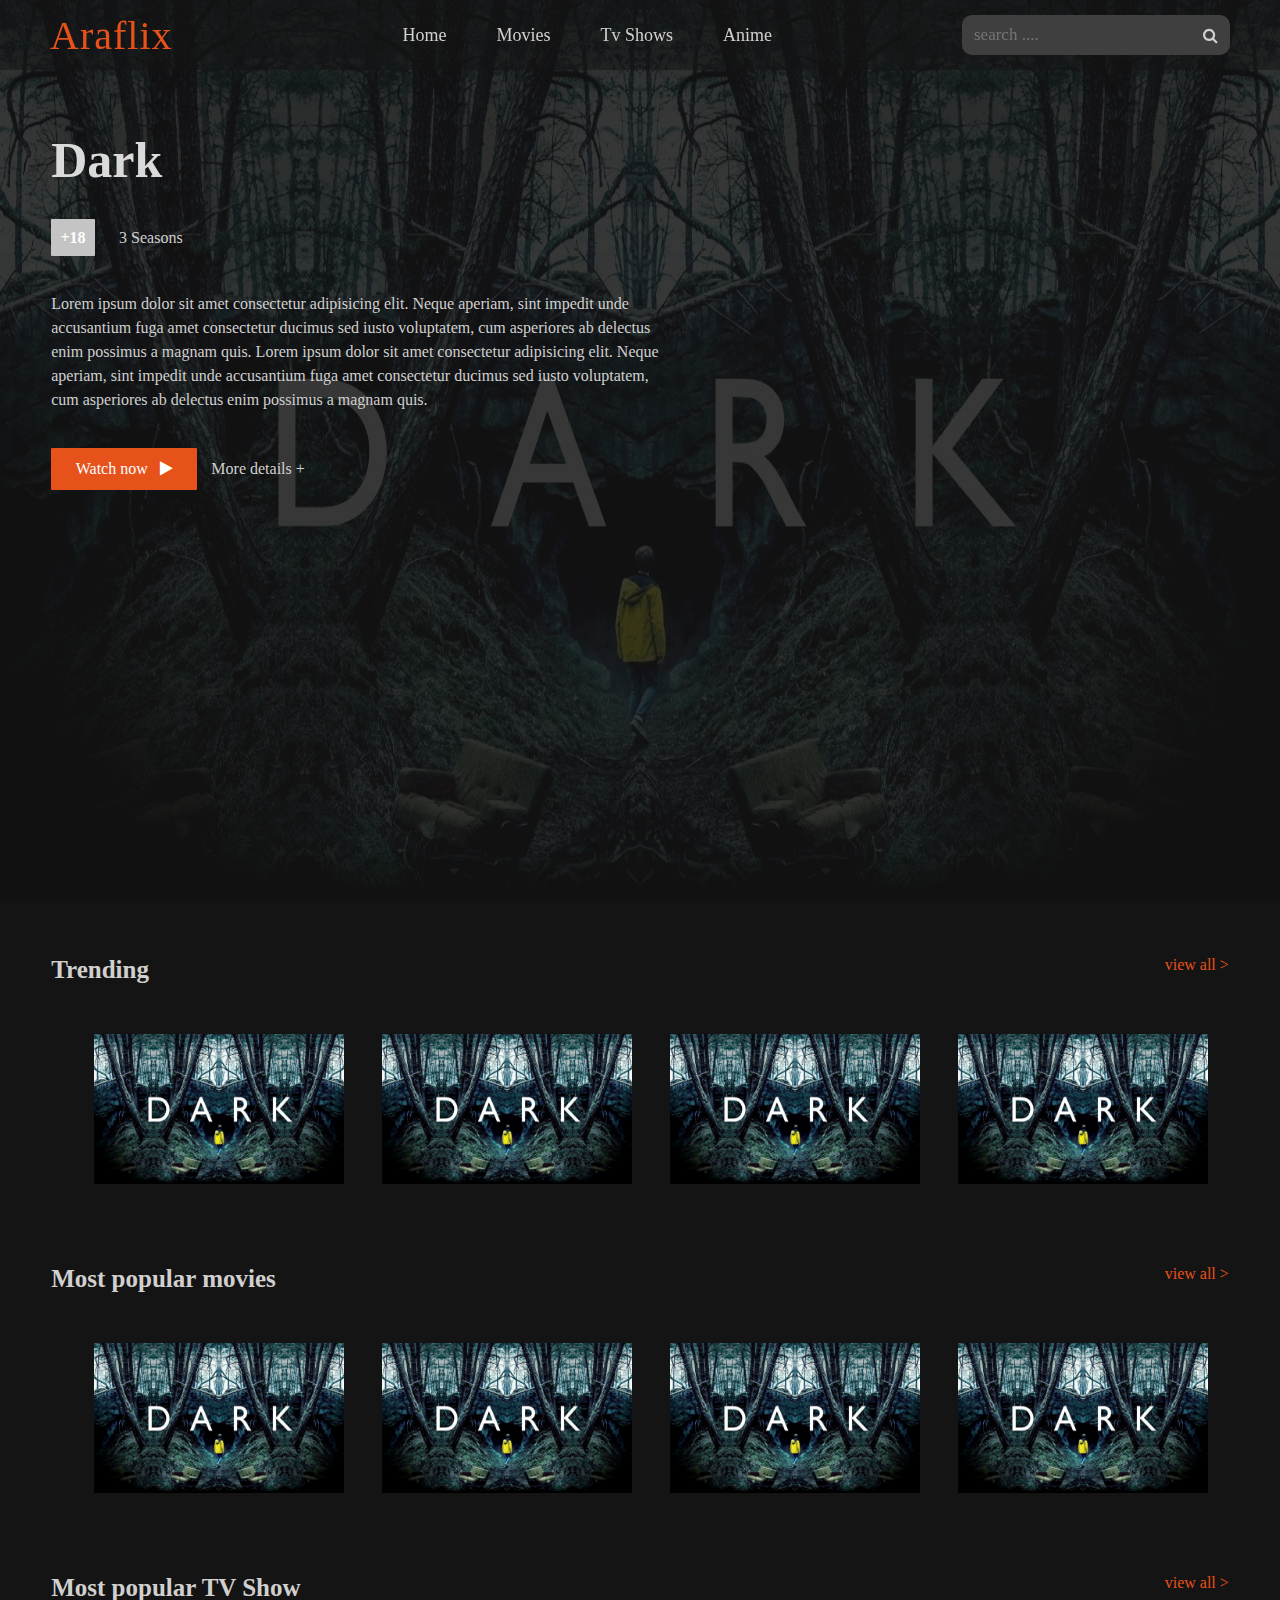
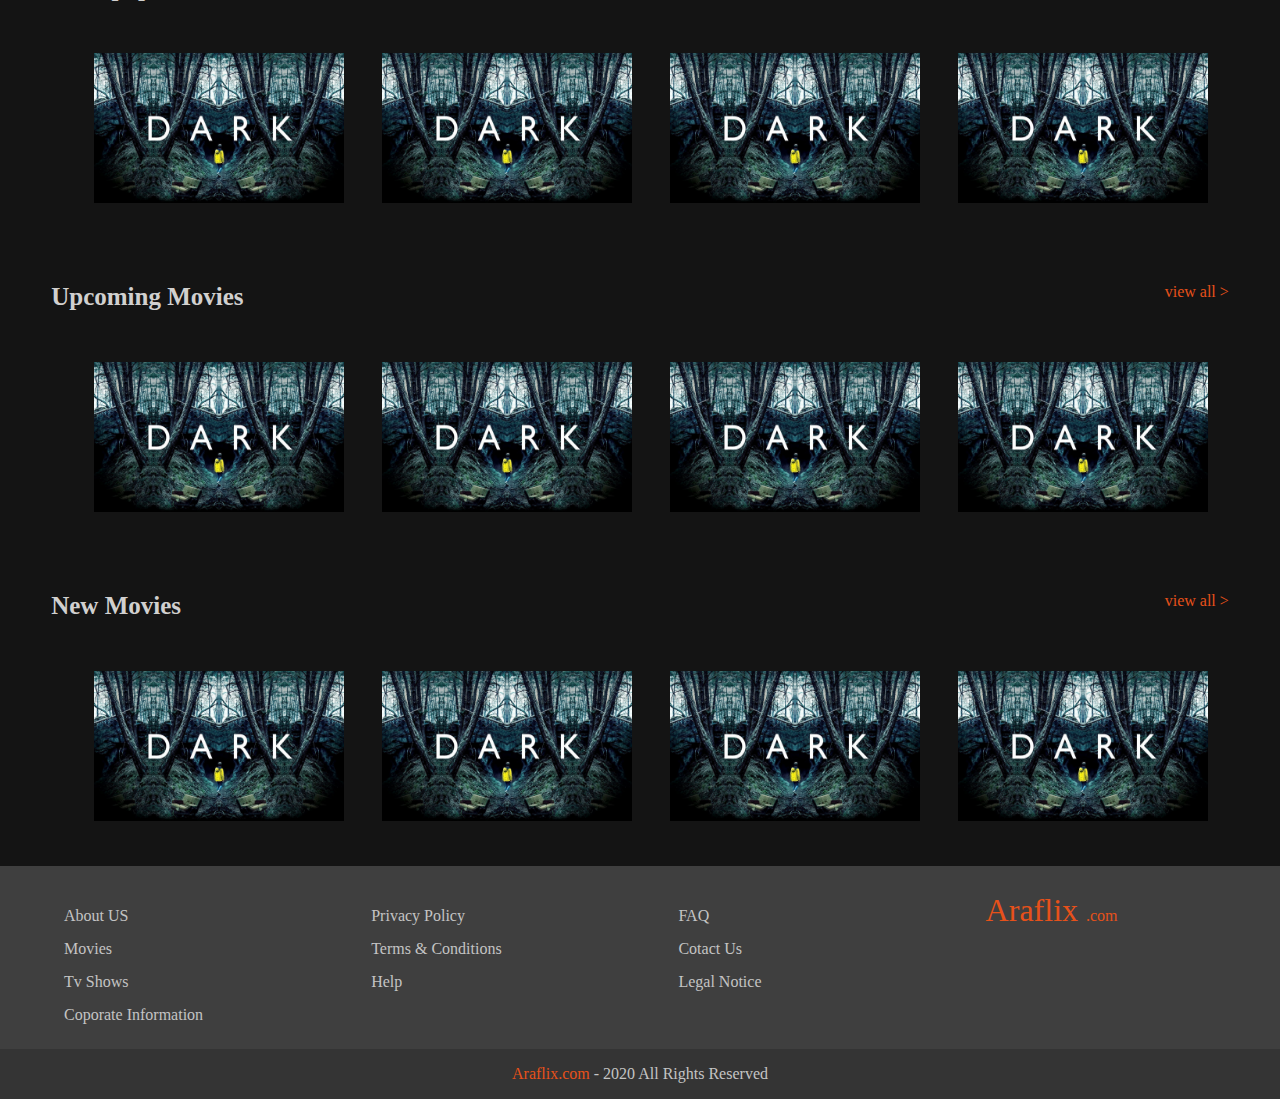
<file: index.html>
<html lang="en">
<head>
    <meta charset="UTF-8">
    <meta name="viewport" content="width=device-width, initial-scale=1.0">
    <meta http-equiv="X-UA-Compatible" content="ie=edge">
    <title>Araflix</title>
    <!-- font style -->
    <link rel="stylesheet" href="https://cdnjs.cloudflare.com/ajax/libs/font-awesome/4.7.0/css/font-awesome.min.css">
    <!-- style -->
    <link rel="stylesheet" href="./styles/style.css">
</head>
<body>
    <!-- nav bar -->
    <nav>
        <div class="menu-icon"><span class="fa fa-bars"></span></div>
        <div class="logo">Araflix </div>
        <div class="nav-items">
            <li><a href="#">Home</a></li>
            <li><a href="/pages/movies/index.html">Movies</a></li>
            <li><a href="/pages/Tv show/index.html">Tv Shows</a></li>
            <li><a href="/pages/search404.html">Anime</a></li>
        </div>
        <div class="search-icon"><span class="fa fa-search"></span></div>
        <div class="cancel-icon"><span class="fa fa-times"></span></div>
        <form action="#" method="">
            <input type="search" class="search-data" required placeholder="search ....">
            <button class="fa fa-search"></button>
        </form>
    </nav>
    <!-- header -->
    <header>
        <img src="1.jpg" alt="">
        <div class="banner">
            <h1>Dark</h1>
            <div class="rated">
                <p>+18</p>
                <span> 3 Seasons</span>
            </div>
            <br><br>
            <div class="story">
                <p>
                    Lorem ipsum dolor sit amet consectetur adipisicing elit. Neque aperiam, sint impedit unde accusantium fuga amet consectetur ducimus sed iusto voluptatem, cum asperiores ab delectus enim possimus a magnam quis.
                    Lorem ipsum dolor sit amet consectetur adipisicing elit. Neque aperiam, sint impedit unde accusantium fuga amet consectetur ducimus sed iusto voluptatem, cum asperiores ab delectus enim possimus a magnam quis.
                </p>
            </div>
            <br><br>
            <div class="buttons">
                <button>Watch now &nbsp; <i class="fa fa-play"></i></button>
                <a href="#">More details + </a>
            </div>
        </div>
    </header>
    <!-- main content -->
    <main>
        <!-- trending -->
        <div class="box">
            <header>
                <h3>Trending</h3>
                <a href="#" class="more">view all ></a>
            </header>
            <div class="content">
                <div>
                    <img src="1.jpg" alt="" class="show-cover" >
                    <div class="hide" onmouseover="show(this)" onmouseout="hide(this)">
                        <h1>Dark</h1>
                        <p><span>+18</span>3 Seasons</p>
                        <br>
                        <br>
                        <a href="./pages/Tv show/show.html">Watch now &nbsp; <i class="fa fa-play"></i></a>
                    </div>
                </div>
                <div>
                    <img src="1.jpg" alt="" class="show-cover">
                    <div class="hide" onmouseover="show(this)" onmouseout="hide(this)">
                        <h1>Dark</h1>
                        <p><span>+18</span>3 Seasons</p>
                        <br>
                        <br>
                        <a href="#">Watch now &nbsp; <i class="fa fa-play"></i></a>
                    </div>
                </div>
                <div>
                    <img src="1.jpg" alt="" class="show-cover" >
                    <div class="hide" onmouseover="show(this)" onmouseout="hide(this)">
                        <h1>Dark</h1>
                        <p><span>+18</span>3 Seasons</p>
                        <br>
                        <br>
                        <a href="#">Watch now &nbsp; <i class="fa fa-play"></i></a>
                    </div>
                </div>
                <div>
                    <img src="1.jpg" alt="" class="show-cover">
                    <div class="hide" onmouseover="show(this)" onmouseout="hide(this)">
                        <h1>Dark</h1>
                        <p><span>+18</span>3 Seasons</p>
                        <br>
                        <br>
                        <a href="#">Watch now &nbsp; <i class="fa fa-play"></i></a>
                    </div>
                </div>
            </div>
        </div>
        <!-- Most popular movies -->
        <div class="box">
            <header>
                <h3>Most popular movies</h3>
                <a href="#" class="more">view all ></a>
            </header>
            <div class="content">
                <div>
                    <img src="1.jpg" alt="" class="show-cover" >
                    <div class="hide" onmouseover="show(this)" onmouseout="hide(this)">
                        <h1>Dark</h1>
                        <p><span>+18</span>3 Seasons</p>
                        <br>
                        <br>
                        <a href="#">Watch now &nbsp; <i class="fa fa-play"></i></a>
                    </div>
                </div>
                <div>
                    <img src="1.jpg" alt="" class="show-cover">
                    <div class="hide" onmouseover="show(this)" onmouseout="hide(this)">
                        <h1>Dark</h1>
                        <p><span>+18</span>3 Seasons</p>
                        <br>
                        <br>
                        <a href="#">Watch now &nbsp; <i class="fa fa-play"></i></a>
                    </div>
                </div>
                <div>
                    <img src="1.jpg" alt="" class="show-cover" >
                    <div class="hide" onmouseover="show(this)" onmouseout="hide(this)">
                        <h1>Dark</h1>
                        <p><span>+18</span>3 Seasons</p>
                        <br>
                        <br>
                        <a href="#">Watch now &nbsp; <i class="fa fa-play"></i></a>
                    </div>
                </div>
                <div>
                    <img src="1.jpg" alt="" class="show-cover">
                    <div class="hide" onmouseover="show(this)" onmouseout="hide(this)">
                        <h1>Dark</h1>
                        <p><span>+18</span>3 Seasons</p>
                        <br>
                        <br>
                        <a href="#">Watch now &nbsp; <i class="fa fa-play"></i></a>
                    </div>
                </div>
            </div>
        </div>
        <!-- Most popular TV Show -->
        <div class="box">
            <header>
                <h3>Most popular TV Show </h3>
                <a href="#" class="more">view all ></a>
            </header>
            <div class="content">
                <div>
                    <img src="1.jpg" alt="" class="show-cover" >
                    <div class="hide" onmouseover="show(this)" onmouseout="hide(this)">
                        <h1>Dark</h1>
                        <p><span>+18</span>3 Seasons</p>
                        <br>
                        <br>
                        <a href="#">Watch now &nbsp; <i class="fa fa-play"></i></a>
                    </div>
                </div>
                <div>
                    <img src="1.jpg" alt="" class="show-cover">
                    <div class="hide" onmouseover="show(this)" onmouseout="hide(this)">
                        <h1>Dark</h1>
                        <p><span>+18</span>3 Seasons</p>
                        <br>
                        <br>
                        <a href="#">Watch now &nbsp; <i class="fa fa-play"></i></a>
                    </div>
                </div>
                <div>
                    <img src="1.jpg" alt="" class="show-cover" >
                    <div class="hide" onmouseover="show(this)" onmouseout="hide(this)">
                        <h1>Dark</h1>
                        <p><span>+18</span>3 Seasons</p>
                        <br>
                        <br>
                        <a href="#">Watch now &nbsp; <i class="fa fa-play"></i></a>
                    </div>
                </div>
                <div>
                    <img src="1.jpg" alt="" class="show-cover">
                    <div class="hide" onmouseover="show(this)" onmouseout="hide(this)">
                        <h1>Dark</h1>
                        <p><span>+18</span>3 Seasons</p>
                        <br>
                        <br>
                        <a href="#">Watch now &nbsp; <i class="fa fa-play"></i></a>
                    </div>
                </div>
            </div>
        </div>
        <!-- Upcoming Movies -->
        <div class="box">
            <header>
                <h3>Upcoming Movies</h3>
                <a href="#" class="more">view all ></a>
            </header>
            <div class="content">
                <div>
                    <img src="1.jpg" alt="" class="show-cover" >
                    <div class="hide" onmouseover="show(this)" onmouseout="hide(this)">
                        <h1>Dark</h1>
                        <p><span>+18</span>3 Seasons</p>
                        <br>
                        <br>
                        <a href="#">Watch now &nbsp; <i class="fa fa-play"></i></a>
                    </div>
                </div>
                <div>
                    <img src="1.jpg" alt="" class="show-cover">
                    <div class="hide" onmouseover="show(this)" onmouseout="hide(this)">
                        <h1>Dark</h1>
                        <p><span>+18</span>3 Seasons</p>
                        <br>
                        <br>
                        <a href="#">Watch now &nbsp; <i class="fa fa-play"></i></a>
                    </div>
                </div>
                <div>
                    <img src="1.jpg" alt="" class="show-cover" >
                    <div class="hide" onmouseover="show(this)" onmouseout="hide(this)">
                        <h1>Dark</h1>
                        <p><span>+18</span>3 Seasons</p>
                        <br>
                        <br>
                        <a href="#">Watch now &nbsp; <i class="fa fa-play"></i></a>
                    </div>
                </div>
                <div>
                    <img src="1.jpg" alt="" class="show-cover">
                    <div class="hide" onmouseover="show(this)" onmouseout="hide(this)">
                        <h1>Dark</h1>
                        <p><span>+18</span>3 Seasons</p>
                        <br>
                        <br>
                        <a href="#">Watch now &nbsp; <i class="fa fa-play"></i></a>
                    </div>
                </div>
            </div>
        </div>
        <!-- new movies -->
        <div class="box">
            <header>
                <h3>New Movies</h3>
                <a href="#" class="more">view all ></a>
            </header>
            <div class="content">
                <div>
                    <img src="1.jpg" alt="" class="show-cover" >
                    <div class="hide" onmouseover="show(this)" onmouseout="hide(this)">
                        <h1>Dark</h1>
                        <p><span>+18</span>3 Seasons</p>
                        <br>
                        <br>
                        <a href="#">Watch now &nbsp; <i class="fa fa-play"></i></a>
                    </div>
                </div>
                <div>
                    <img src="1.jpg" alt="" class="show-cover">
                    <div class="hide" onmouseover="show(this)" onmouseout="hide(this)">
                        <h1>Dark</h1>
                        <p><span>+18</span>3 Seasons</p>
                        <br>
                        <br>
                        <a href="#">Watch now &nbsp; <i class="fa fa-play"></i></a>
                    </div>
                </div>
                <div>
                    <img src="1.jpg" alt="" class="show-cover" >
                    <div class="hide" onmouseover="show(this)" onmouseout="hide(this)">
                        <h1>Dark</h1>
                        <p><span>+18</span>3 Seasons</p>
                        <br>
                        <br>
                        <a href="#">Watch now &nbsp; <i class="fa fa-play"></i></a>
                    </div>
                </div>
                <div>
                    <img src="1.jpg" alt="" class="show-cover">
                    <div class="hide" onmouseover="show(this)" onmouseout="hide(this)">
                        <h1>Dark</h1>
                        <p><span>+18</span>3 Seasons</p>
                        <br>
                        <br>
                        <a href="#">Watch now &nbsp; <i class="fa fa-play"></i></a>
                    </div>
                </div>
            </div>
        </div>
    </main>
    <!-- footer -->
    <footer>
        <div class="links">
            <ul>
                <li><a href="#">About US</a></li>
                <li><a href="#">Movies</a></li>
                <li><a href="#">Tv Shows</a></li>
                <li><a href="#">Coporate Information</a></li>
            </ul>
            <ul>
                <li><a href="#">Privacy Policy</a></li>
                <li><a href="#">Terms & Conditions</a></li>
                <li><a href="#">Help</a></li>
            </ul>
            <ul>
                <li><a href="#">FAQ</a></li>
                <li><a href="#">Cotact Us</a></li>
                <li><a href="#">Legal Notice</a></li>
            </ul>
            <div>
                <p>
                    Araflix <span>.com</span>
                </p>
            </div>
        </div>
        <div class="Rights">
            <p><a href="#">Araflix.com </a>- 2020 All Rights Reserved</p>
        </div>

    </footer>
    
    <script src="./scripts/navbar.js"></script>
    <script src="./scripts/boxhover.js"></script>
</body>
</html>
</file>
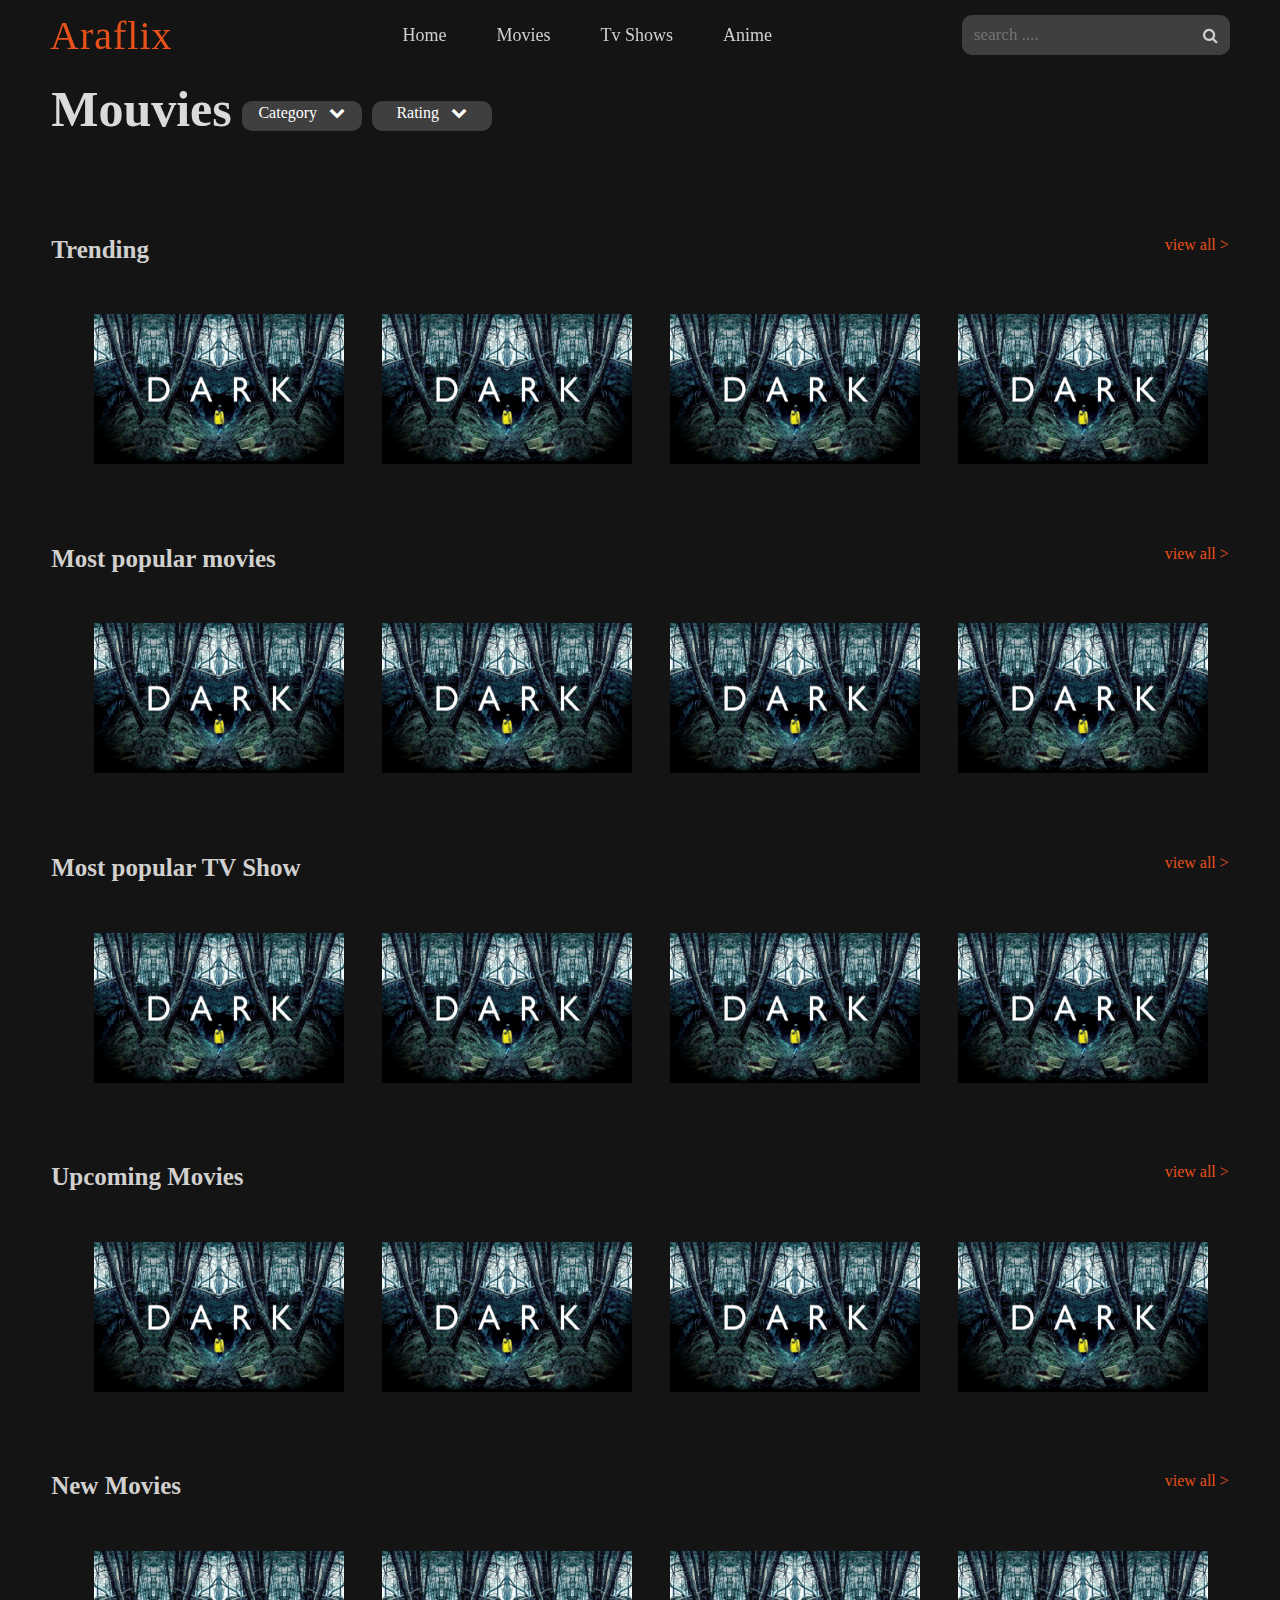
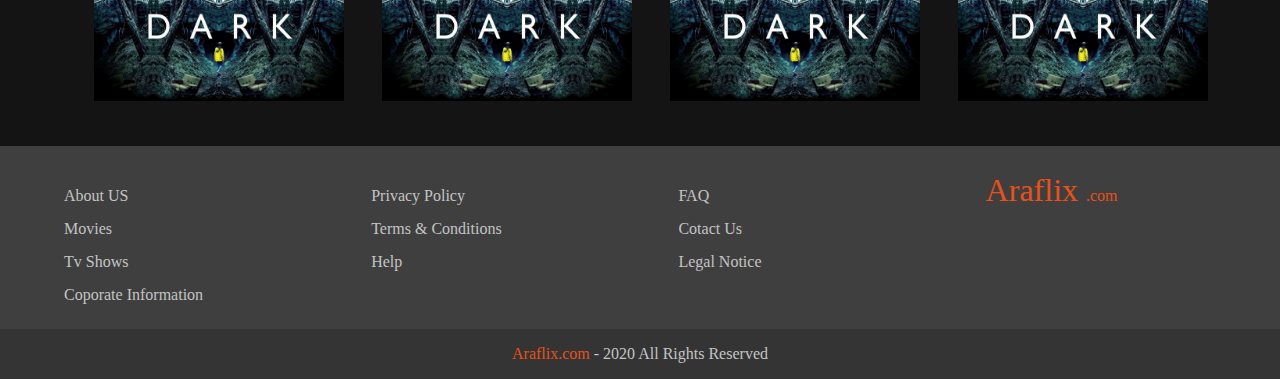
<file: pages/movies/index.html>
<html lang="en">
<head>
    <meta charset="UTF-8">
    <meta name="viewport" content="width=device-width, initial-scale=1.0">
    <meta http-equiv="X-UA-Compatible" content="ie=edge">
    <title>Araflix</title>
    <!-- font style -->
    <link rel="stylesheet" href="https://cdnjs.cloudflare.com/ajax/libs/font-awesome/4.7.0/css/font-awesome.min.css">
    <!-- style -->
    <link rel="stylesheet" href="../../styles/style.css">
    <link rel="stylesheet" href="../../styles/movies.css">
</head>
<body>
    <!-- nav bar -->
    <nav>
        <div class="menu-icon"><span class="fa fa-bars"></span></div>
        <div class="logo">Araflix </div>
        <div class="nav-items">
            <li><a href="../../index.html">Home</a></li>
            <li><a href="/pages/movies/index.html">Movies</a></li>
            <li><a href="#">Tv Shows</a></li>
            <li><a href="#">Anime</a></li>
        </div>
        <div class="search-icon"><span class="fa fa-search"></span></div>
        <div class="cancel-icon"><span class="fa fa-times"></span></div>
        <form action="#" method="">
            <input type="search" class="search-data" required placeholder="search ....">
            <button class="fa fa-search"></button>
        </form>
    </nav>
    <!-- header -->
    <header>
        <!-- <img src="1.jpg" alt=""> -->
        <div class="banner">
            <h1>Mouvies</h1>
            <ul>
                <li class="dropdown-btn" onclick="showlist(this)" >
                    Category &nbsp; <i class="fa fa-chevron-down"></i>
                    <ul class="dropdown-box hide">
                        <a href="#A">all</a>
                        <a href="#R">romence</a>
                        <a href="#C">comidey</a>
                        <a href="../movies/categorys.html">action</a>
                        <a href="#">homelande</a>
                        <a href="#">just one</a>
                        
                    </ul>
                </li>  
            </ul>
            <ul>
                <li class="dropdown-btn" onclick="showlist(this)" >
                    Rating &nbsp; <i class="fa fa-chevron-down"></i>
                    <ul class="dropdown-box hide">
                        <a href="#A">+18</a>
                        <a href="#R">+16</a>
                        <a href="#C">+14</a>
                    </ul>
                </li>  
            </ul>
           
            
        </div>
    </header>
    <!-- main content -->
    <main>
        <!-- trending -->
        <div class="box">
            <header>
                <h3>Trending</h3>
                <a href="#" class="more">view all ></a>
            </header>
            <div class="content">
                
                <div>
                    <img src="../../1.jpg" alt="" class="show-cover" >
                    <div class="hide" onmouseover="show(this)" onmouseout="hide(this)">
                        <h1>Dark</h1>
                        <p><span>+18</span>3 Seasons</p>
                        <br>
                        <br>
                        <a href="./watch.html">Watch now &nbsp; <i class="fa fa-play"></i></a>
                    </div>
                </div>
               <div>
                    <img src="../../1.jpg" alt="" class="show-cover" >
                    <div class="hide" onmouseover="show(this)" onmouseout="hide(this)">
                        <h1>Dark</h1>
                        <p><span>+18</span>3 Seasons</p>
                        <br>
                        <br>
                        <a href="#">Watch now &nbsp; <i class="fa fa-play"></i></a>
                    </div>
                </div>
                <div>
                    <img src="../../1.jpg" alt="" class="show-cover" >
                    <div class="hide" onmouseover="show(this)" onmouseout="hide(this)">
                        <h1>Dark</h1>
                        <p><span>+18</span>3 Seasons</p>
                        <br>
                        <br>
                        <a href="#">Watch now &nbsp; <i class="fa fa-play"></i></a>
                    </div>
                </div>
                <div>
                    <img src="../../1.jpg" alt="" class="show-cover" >
                    <div class="hide" onmouseover="show(this)" onmouseout="hide(this)">
                        <h1>Dark</h1>
                        <p><span>+18</span>3 Seasons</p>
                        <br>
                        <br>
                        <a href="#">Watch now &nbsp; <i class="fa fa-play"></i></a>
                    </div>
                </div>
            </div>
        </div>
        <!-- Most popular movies -->
        <div class="box">
            <header>
                <h3>Most popular movies</h3>
                <a href="#" class="more">view all ></a>
            </header>
            <div class="content">
                
                <div>
                    <img src="../../1.jpg" alt="" class="show-cover" >
                    <div class="hide" onmouseover="show(this)" onmouseout="hide(this)">
                        <h1>Dark</h1>
                        <p><span>+18</span>3 Seasons</p>
                        <br>
                        <br>
                        <a href="#">Watch now &nbsp; <i class="fa fa-play"></i></a>
                    </div>
                </div>
               <div>
                    <img src="../../1.jpg" alt="" class="show-cover" >
                    <div class="hide" onmouseover="show(this)" onmouseout="hide(this)">
                        <h1>Dark</h1>
                        <p><span>+18</span>3 Seasons</p>
                        <br>
                        <br>
                        <a href="#">Watch now &nbsp; <i class="fa fa-play"></i></a>
                    </div>
                </div>
                <div>
                    <img src="../../1.jpg" alt="" class="show-cover" >
                    <div class="hide" onmouseover="show(this)" onmouseout="hide(this)">
                        <h1>Dark</h1>
                        <p><span>+18</span>3 Seasons</p>
                        <br>
                        <br>
                        <a href="#">Watch now &nbsp; <i class="fa fa-play"></i></a>
                    </div>
                </div>
                <div>
                    <img src="../../1.jpg" alt="" class="show-cover" >
                    <div class="hide" onmouseover="show(this)" onmouseout="hide(this)">
                        <h1>Dark</h1>
                        <p><span>+18</span>3 Seasons</p>
                        <br>
                        <br>
                        <a href="#">Watch now &nbsp; <i class="fa fa-play"></i></a>
                    </div>
                </div>
            </div>
        </div>
        <!-- Most popular TV Show -->
        <div class="box">
            <header>
                <h3>Most popular TV Show </h3>
                <a href="#" class="more">view all ></a>
            </header>
            <div class="content">
                
                <div>
                    <img src="../../1.jpg" alt="" class="show-cover" >
                    <div class="hide" onmouseover="show(this)" onmouseout="hide(this)">
                        <h1>Dark</h1>
                        <p><span>+18</span>3 Seasons</p>
                        <br>
                        <br>
                        <a href="#">Watch now &nbsp; <i class="fa fa-play"></i></a>
                    </div>
                </div>
               <div>
                    <img src="../../1.jpg" alt="" class="show-cover" >
                    <div class="hide" onmouseover="show(this)" onmouseout="hide(this)">
                        <h1>Dark</h1>
                        <p><span>+18</span>3 Seasons</p>
                        <br>
                        <br>
                        <a href="#">Watch now &nbsp; <i class="fa fa-play"></i></a>
                    </div>
                </div>
                <div>
                    <img src="../../1.jpg" alt="" class="show-cover" >
                    <div class="hide" onmouseover="show(this)" onmouseout="hide(this)">
                        <h1>Dark</h1>
                        <p><span>+18</span>3 Seasons</p>
                        <br>
                        <br>
                        <a href="#">Watch now &nbsp; <i class="fa fa-play"></i></a>
                    </div>
                </div>
                <div>
                    <img src="../../1.jpg" alt="" class="show-cover" >
                    <div class="hide" onmouseover="show(this)" onmouseout="hide(this)">
                        <h1>Dark</h1>
                        <p><span>+18</span>3 Seasons</p>
                        <br>
                        <br>
                        <a href="#">Watch now &nbsp; <i class="fa fa-play"></i></a>
                    </div>
                </div>
            </div>
        </div>
        <!-- Upcoming Movies -->
        <div class="box">
            <header>
                <h3>Upcoming Movies</h3>
                <a href="#" class="more">view all ></a>
            </header>
            <div class="content">
                
                <div>
                    <img src="../../1.jpg" alt="" class="show-cover" >
                    <div class="hide" onmouseover="show(this)" onmouseout="hide(this)">
                        <h1>Dark</h1>
                        <p><span>+18</span>3 Seasons</p>
                        <br>
                        <br>
                        <a href="#">Watch now &nbsp; <i class="fa fa-play"></i></a>
                    </div>
                </div>
               <div>
                    <img src="../../1.jpg" alt="" class="show-cover" >
                    <div class="hide" onmouseover="show(this)" onmouseout="hide(this)">
                        <h1>Dark</h1>
                        <p><span>+18</span>3 Seasons</p>
                        <br>
                        <br>
                        <a href="#">Watch now &nbsp; <i class="fa fa-play"></i></a>
                    </div>
                </div>
                <div>
                    <img src="../../1.jpg" alt="" class="show-cover" >
                    <div class="hide" onmouseover="show(this)" onmouseout="hide(this)">
                        <h1>Dark</h1>
                        <p><span>+18</span>3 Seasons</p>
                        <br>
                        <br>
                        <a href="#">Watch now &nbsp; <i class="fa fa-play"></i></a>
                    </div>
                </div>
                <div>
                    <img src="../../1.jpg" alt="" class="show-cover" >
                    <div class="hide" onmouseover="show(this)" onmouseout="hide(this)">
                        <h1>Dark</h1>
                        <p><span>+18</span>3 Seasons</p>
                        <br>
                        <br>
                        <a href="#">Watch now &nbsp; <i class="fa fa-play"></i></a>
                    </div>
                </div>
            </div>
        </div>
        <!-- new movies -->
        <div class="box">
            <header>
                <h3>New Movies</h3>
                <a href="#" class="more">view all ></a>
            </header>
            <div class="content">
                
                <div>
                    <img src="../../1.jpg" alt="" class="show-cover" >
                    <div class="hide" onmouseover="show(this)" onmouseout="hide(this)">
                        <h1>Dark</h1>
                        <p><span>+18</span>3 Seasons</p>
                        <br>
                        <br>
                        <a href="#">Watch now &nbsp; <i class="fa fa-play"></i></a>
                    </div>
                </div>
               <div>
                    <img src="../../1.jpg" alt="" class="show-cover" >
                    <div class="hide" onmouseover="show(this)" onmouseout="hide(this)">
                        <h1>Dark</h1>
                        <p><span>+18</span>3 Seasons</p>
                        <br>
                        <br>
                        <a href="#">Watch now &nbsp; <i class="fa fa-play"></i></a>
                    </div>
                </div>
                <div>
                    <img src="../../1.jpg" alt="" class="show-cover" >
                    <div class="hide" onmouseover="show(this)" onmouseout="hide(this)">
                        <h1>Dark</h1>
                        <p><span>+18</span>3 Seasons</p>
                        <br>
                        <br>
                        <a href="#">Watch now &nbsp; <i class="fa fa-play"></i></a>
                    </div>
                </div>
                <div>
                    <img src="../../1.jpg" alt="" class="show-cover" >
                    <div class="hide" onmouseover="show(this)" onmouseout="hide(this)">
                        <h1>Dark</h1>
                        <p><span>+18</span>3 Seasons</p>
                        <br>
                        <br>
                        <a href="#">Watch now &nbsp; <i class="fa fa-play"></i></a>
                    </div>
                </div>
            </div>
        </div>
    </main>
    <!-- footer -->
    <footer>
        <div class="links">
            <ul>
                <li><a href="#">About US</a></li>
                <li><a href="#">Movies</a></li>
                <li><a href="#">Tv Shows</a></li>
                <li><a href="#">Coporate Information</a></li>
            </ul>
            <ul>
                <li><a href="#">Privacy Policy</a></li>
                <li><a href="#">Terms & Conditions</a></li>
                <li><a href="#">Help</a></li>
            </ul>
            <ul>
                <li><a href="#">FAQ</a></li>
                <li><a href="#">Cotact Us</a></li>
                <li><a href="#">Legal Notice</a></li>
            </ul>
            <div>
                <p>
                    Araflix <span>.com</span>
                </p>
            </div>
        </div>
        <div class="Rights">
            <p><a href="#">Araflix.com </a>- 2020 All Rights Reserved</p>
        </div>

    </footer>
    
    <script src="../../scripts/navbar.js"></script>
    <script src="../../scripts/boxhover.js"></script>
</body>
</html>
</file>
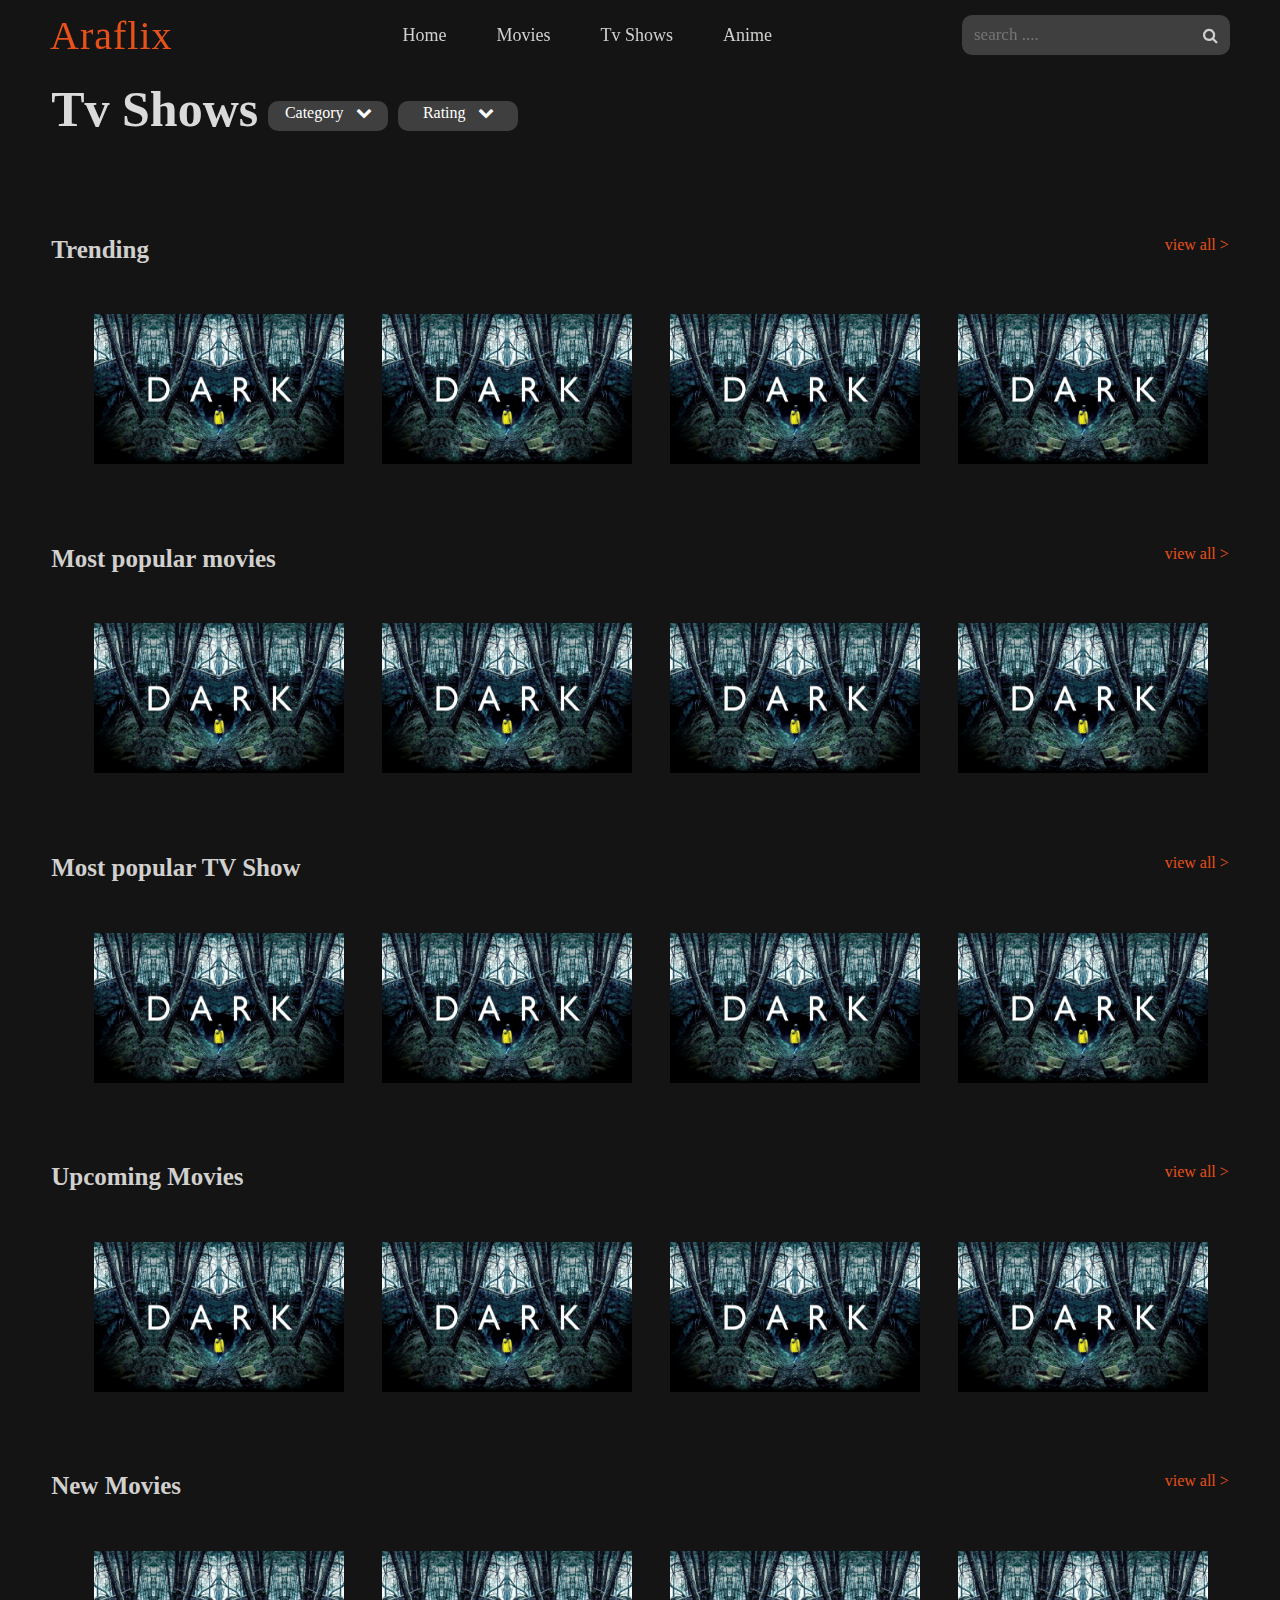
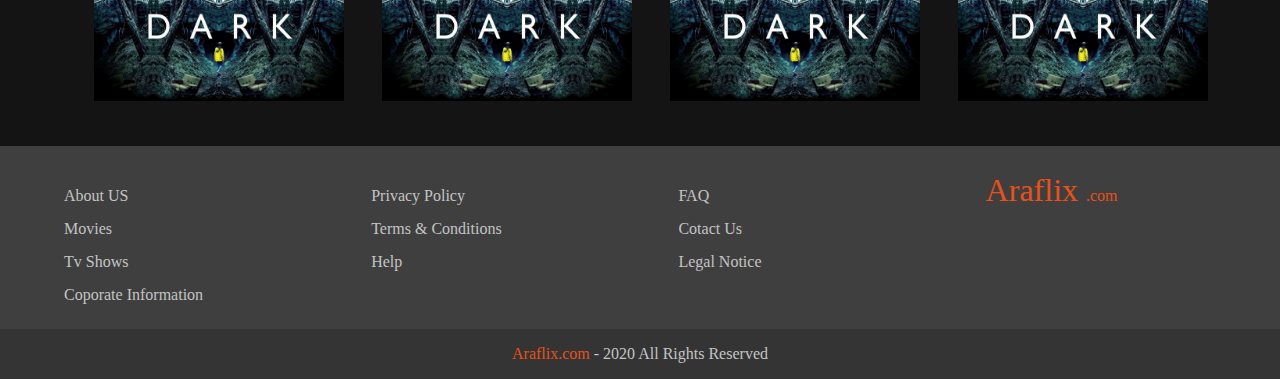
<file: pages/Tv show/index.html>
<html lang="en">
<head>
    <meta charset="UTF-8">
    <meta name="viewport" content="width=device-width, initial-scale=1.0">
    <meta http-equiv="X-UA-Compatible" content="ie=edge">
    <title>Araflix</title>
    <!-- font style -->
    <link rel="stylesheet" href="https://cdnjs.cloudflare.com/ajax/libs/font-awesome/4.7.0/css/font-awesome.min.css">
    <!-- style -->
    <link rel="stylesheet" href="../../styles/style.css">
    <link rel="stylesheet" href="../../styles/movies.css">
</head>
<body>
    <!-- nav bar -->
    <nav>
        <div class="menu-icon"><span class="fa fa-bars"></span></div>
        <div class="logo">Araflix </div>
        <div class="nav-items">
            <li><a href="../../index.html">Home</a></li>
            <li><a href="/pages/movies/index.html">Movies</a></li>
            <li><a href="#">Tv Shows</a></li>
            <li><a href="#">Anime</a></li>
        </div>
        <div class="search-icon"><span class="fa fa-search"></span></div>
        <div class="cancel-icon"><span class="fa fa-times"></span></div>
        <form action="#" method="">
            <input type="search" class="search-data" required placeholder="search ....">
            <button class="fa fa-search"></button>
        </form>
    </nav>
    <!-- header -->
    <header>
        <!-- <img src="1.jpg" alt=""> -->
        <div class="banner">
            <h1>Tv Shows</h1>
            <ul>
                <li class="dropdown-btn" onclick="showlist(this)" >
                    Category &nbsp; <i class="fa fa-chevron-down"></i>
                    <ul class="dropdown-box hide">
                        <a href="#A">all</a>
                        <a href="#R">romence</a>
                        <a href="#C">comidey</a>
                        <a href="../movies/categorys.html">action</a>
                        <a href="#">homelande</a>
                        <a href="#">just one</a>
                        
                    </ul>
                </li>  
            </ul>
            <ul>
                <li class="dropdown-btn" onclick="showlist(this)" >
                    Rating &nbsp; <i class="fa fa-chevron-down"></i>
                    <ul class="dropdown-box hide">
                        <a href="#A">+18</a>
                        <a href="#R">+16</a>
                        <a href="#C">+14</a>
                    </ul>
                </li>  
            </ul>
           
            
        </div>
    </header>
    <!-- main content -->
    <main>
        <!-- trending -->
        <div class="box">
            <header>
                <h3>Trending</h3>
                <a href="#" class="more">view all ></a>
            </header>
            <div class="content">
                
                <div>
                    <img src="../../1.jpg" alt="" class="show-cover" >
                    <div class="hide" onmouseover="show(this)" onmouseout="hide(this)">
                        <h1>Dark</h1>
                        <p><span>+18</span>3 Seasons</p>
                        <br>
                        <br>
                        <a href="#">Watch now &nbsp; <i class="fa fa-play"></i></a>
                    </div>
                </div>
               <div>
                    <img src="../../1.jpg" alt="" class="show-cover" >
                    <div class="hide" onmouseover="show(this)" onmouseout="hide(this)">
                        <h1>Dark</h1>
                        <p><span>+18</span>3 Seasons</p>
                        <br>
                        <br>
                        <a href="#">Watch now &nbsp; <i class="fa fa-play"></i></a>
                    </div>
                </div>
                <div>
                    <img src="../../1.jpg" alt="" class="show-cover" >
                    <div class="hide" onmouseover="show(this)" onmouseout="hide(this)">
                        <h1>Dark</h1>
                        <p><span>+18</span>3 Seasons</p>
                        <br>
                        <br>
                        <a href="#">Watch now &nbsp; <i class="fa fa-play"></i></a>
                    </div>
                </div>
                <div>
                    <img src="../../1.jpg" alt="" class="show-cover" >
                    <div class="hide" onmouseover="show(this)" onmouseout="hide(this)">
                        <h1>Dark</h1>
                        <p><span>+18</span>3 Seasons</p>
                        <br>
                        <br>
                        <a href="#">Watch now &nbsp; <i class="fa fa-play"></i></a>
                    </div>
                </div>
            </div>
        </div>
        <!-- Most popular movies -->
        <div class="box">
            <header>
                <h3>Most popular movies</h3>
                <a href="#" class="more">view all ></a>
            </header>
            <div class="content">
                
                <div>
                    <img src="../../1.jpg" alt="" class="show-cover" >
                    <div class="hide" onmouseover="show(this)" onmouseout="hide(this)">
                        <h1>Dark</h1>
                        <p><span>+18</span>3 Seasons</p>
                        <br>
                        <br>
                        <a href="#">Watch now &nbsp; <i class="fa fa-play"></i></a>
                    </div>
                </div>
               <div>
                    <img src="../../1.jpg" alt="" class="show-cover" >
                    <div class="hide" onmouseover="show(this)" onmouseout="hide(this)">
                        <h1>Dark</h1>
                        <p><span>+18</span>3 Seasons</p>
                        <br>
                        <br>
                        <a href="#">Watch now &nbsp; <i class="fa fa-play"></i></a>
                    </div>
                </div>
                <div>
                    <img src="../../1.jpg" alt="" class="show-cover" >
                    <div class="hide" onmouseover="show(this)" onmouseout="hide(this)">
                        <h1>Dark</h1>
                        <p><span>+18</span>3 Seasons</p>
                        <br>
                        <br>
                        <a href="#">Watch now &nbsp; <i class="fa fa-play"></i></a>
                    </div>
                </div>
                <div>
                    <img src="../../1.jpg" alt="" class="show-cover" >
                    <div class="hide" onmouseover="show(this)" onmouseout="hide(this)">
                        <h1>Dark</h1>
                        <p><span>+18</span>3 Seasons</p>
                        <br>
                        <br>
                        <a href="#">Watch now &nbsp; <i class="fa fa-play"></i></a>
                    </div>
                </div>
            </div>
        </div>
        <!-- Most popular TV Show -->
        <div class="box">
            <header>
                <h3>Most popular TV Show </h3>
                <a href="#" class="more">view all ></a>
            </header>
            <div class="content">
                
                <div>
                    <img src="../../1.jpg" alt="" class="show-cover" >
                    <div class="hide" onmouseover="show(this)" onmouseout="hide(this)">
                        <h1>Dark</h1>
                        <p><span>+18</span>3 Seasons</p>
                        <br>
                        <br>
                        <a href="#">Watch now &nbsp; <i class="fa fa-play"></i></a>
                    </div>
                </div>
               <div>
                    <img src="../../1.jpg" alt="" class="show-cover" >
                    <div class="hide" onmouseover="show(this)" onmouseout="hide(this)">
                        <h1>Dark</h1>
                        <p><span>+18</span>3 Seasons</p>
                        <br>
                        <br>
                        <a href="#">Watch now &nbsp; <i class="fa fa-play"></i></a>
                    </div>
                </div>
                <div>
                    <img src="../../1.jpg" alt="" class="show-cover" >
                    <div class="hide" onmouseover="show(this)" onmouseout="hide(this)">
                        <h1>Dark</h1>
                        <p><span>+18</span>3 Seasons</p>
                        <br>
                        <br>
                        <a href="#">Watch now &nbsp; <i class="fa fa-play"></i></a>
                    </div>
                </div>
                <div>
                    <img src="../../1.jpg" alt="" class="show-cover" >
                    <div class="hide" onmouseover="show(this)" onmouseout="hide(this)">
                        <h1>Dark</h1>
                        <p><span>+18</span>3 Seasons</p>
                        <br>
                        <br>
                        <a href="#">Watch now &nbsp; <i class="fa fa-play"></i></a>
                    </div>
                </div>
            </div>
        </div>
        <!-- Upcoming Movies -->
        <div class="box">
            <header>
                <h3>Upcoming Movies</h3>
                <a href="#" class="more">view all ></a>
            </header>
            <div class="content">
                
                <div>
                    <img src="../../1.jpg" alt="" class="show-cover" >
                    <div class="hide" onmouseover="show(this)" onmouseout="hide(this)">
                        <h1>Dark</h1>
                        <p><span>+18</span>3 Seasons</p>
                        <br>
                        <br>
                        <a href="#">Watch now &nbsp; <i class="fa fa-play"></i></a>
                    </div>
                </div>
               <div>
                    <img src="../../1.jpg" alt="" class="show-cover" >
                    <div class="hide" onmouseover="show(this)" onmouseout="hide(this)">
                        <h1>Dark</h1>
                        <p><span>+18</span>3 Seasons</p>
                        <br>
                        <br>
                        <a href="#">Watch now &nbsp; <i class="fa fa-play"></i></a>
                    </div>
                </div>
                <div>
                    <img src="../../1.jpg" alt="" class="show-cover" >
                    <div class="hide" onmouseover="show(this)" onmouseout="hide(this)">
                        <h1>Dark</h1>
                        <p><span>+18</span>3 Seasons</p>
                        <br>
                        <br>
                        <a href="#">Watch now &nbsp; <i class="fa fa-play"></i></a>
                    </div>
                </div>
                <div>
                    <img src="../../1.jpg" alt="" class="show-cover" >
                    <div class="hide" onmouseover="show(this)" onmouseout="hide(this)">
                        <h1>Dark</h1>
                        <p><span>+18</span>3 Seasons</p>
                        <br>
                        <br>
                        <a href="#">Watch now &nbsp; <i class="fa fa-play"></i></a>
                    </div>
                </div>
            </div>
        </div>
        <!-- new movies -->
        <div class="box">
            <header>
                <h3>New Movies</h3>
                <a href="#" class="more">view all ></a>
            </header>
            <div class="content">
                
                <div>
                    <img src="../../1.jpg" alt="" class="show-cover" >
                    <div class="hide" onmouseover="show(this)" onmouseout="hide(this)">
                        <h1>Dark</h1>
                        <p><span>+18</span>3 Seasons</p>
                        <br>
                        <br>
                        <a href="#">Watch now &nbsp; <i class="fa fa-play"></i></a>
                    </div>
                </div>
               <div>
                    <img src="../../1.jpg" alt="" class="show-cover" >
                    <div class="hide" onmouseover="show(this)" onmouseout="hide(this)">
                        <h1>Dark</h1>
                        <p><span>+18</span>3 Seasons</p>
                        <br>
                        <br>
                        <a href="#">Watch now &nbsp; <i class="fa fa-play"></i></a>
                    </div>
                </div>
                <div>
                    <img src="../../1.jpg" alt="" class="show-cover" >
                    <div class="hide" onmouseover="show(this)" onmouseout="hide(this)">
                        <h1>Dark</h1>
                        <p><span>+18</span>3 Seasons</p>
                        <br>
                        <br>
                        <a href="#">Watch now &nbsp; <i class="fa fa-play"></i></a>
                    </div>
                </div>
                <div>
                    <img src="../../1.jpg" alt="" class="show-cover" >
                    <div class="hide" onmouseover="show(this)" onmouseout="hide(this)">
                        <h1>Dark</h1>
                        <p><span>+18</span>3 Seasons</p>
                        <br>
                        <br>
                        <a href="#">Watch now &nbsp; <i class="fa fa-play"></i></a>
                    </div>
                </div>
            </div>
        </div>
    </main>
    <!-- footer -->
    <footer>
        <div class="links">
            <ul>
                <li><a href="#">About US</a></li>
                <li><a href="#">Movies</a></li>
                <li><a href="#">Tv Shows</a></li>
                <li><a href="#">Coporate Information</a></li>
            </ul>
            <ul>
                <li><a href="#">Privacy Policy</a></li>
                <li><a href="#">Terms & Conditions</a></li>
                <li><a href="#">Help</a></li>
            </ul>
            <ul>
                <li><a href="#">FAQ</a></li>
                <li><a href="#">Cotact Us</a></li>
                <li><a href="#">Legal Notice</a></li>
            </ul>
            <div>
                <p>
                    Araflix <span>.com</span>
                </p>
            </div>
        </div>
        <div class="Rights">
            <p><a href="#">Araflix.com </a>- 2020 All Rights Reserved</p>
        </div>

    </footer>
    
    <script src="../../scripts/navbar.js"></script>
    <script src="../../scripts/boxhover.js"></script>
</body>
</html>
</file>
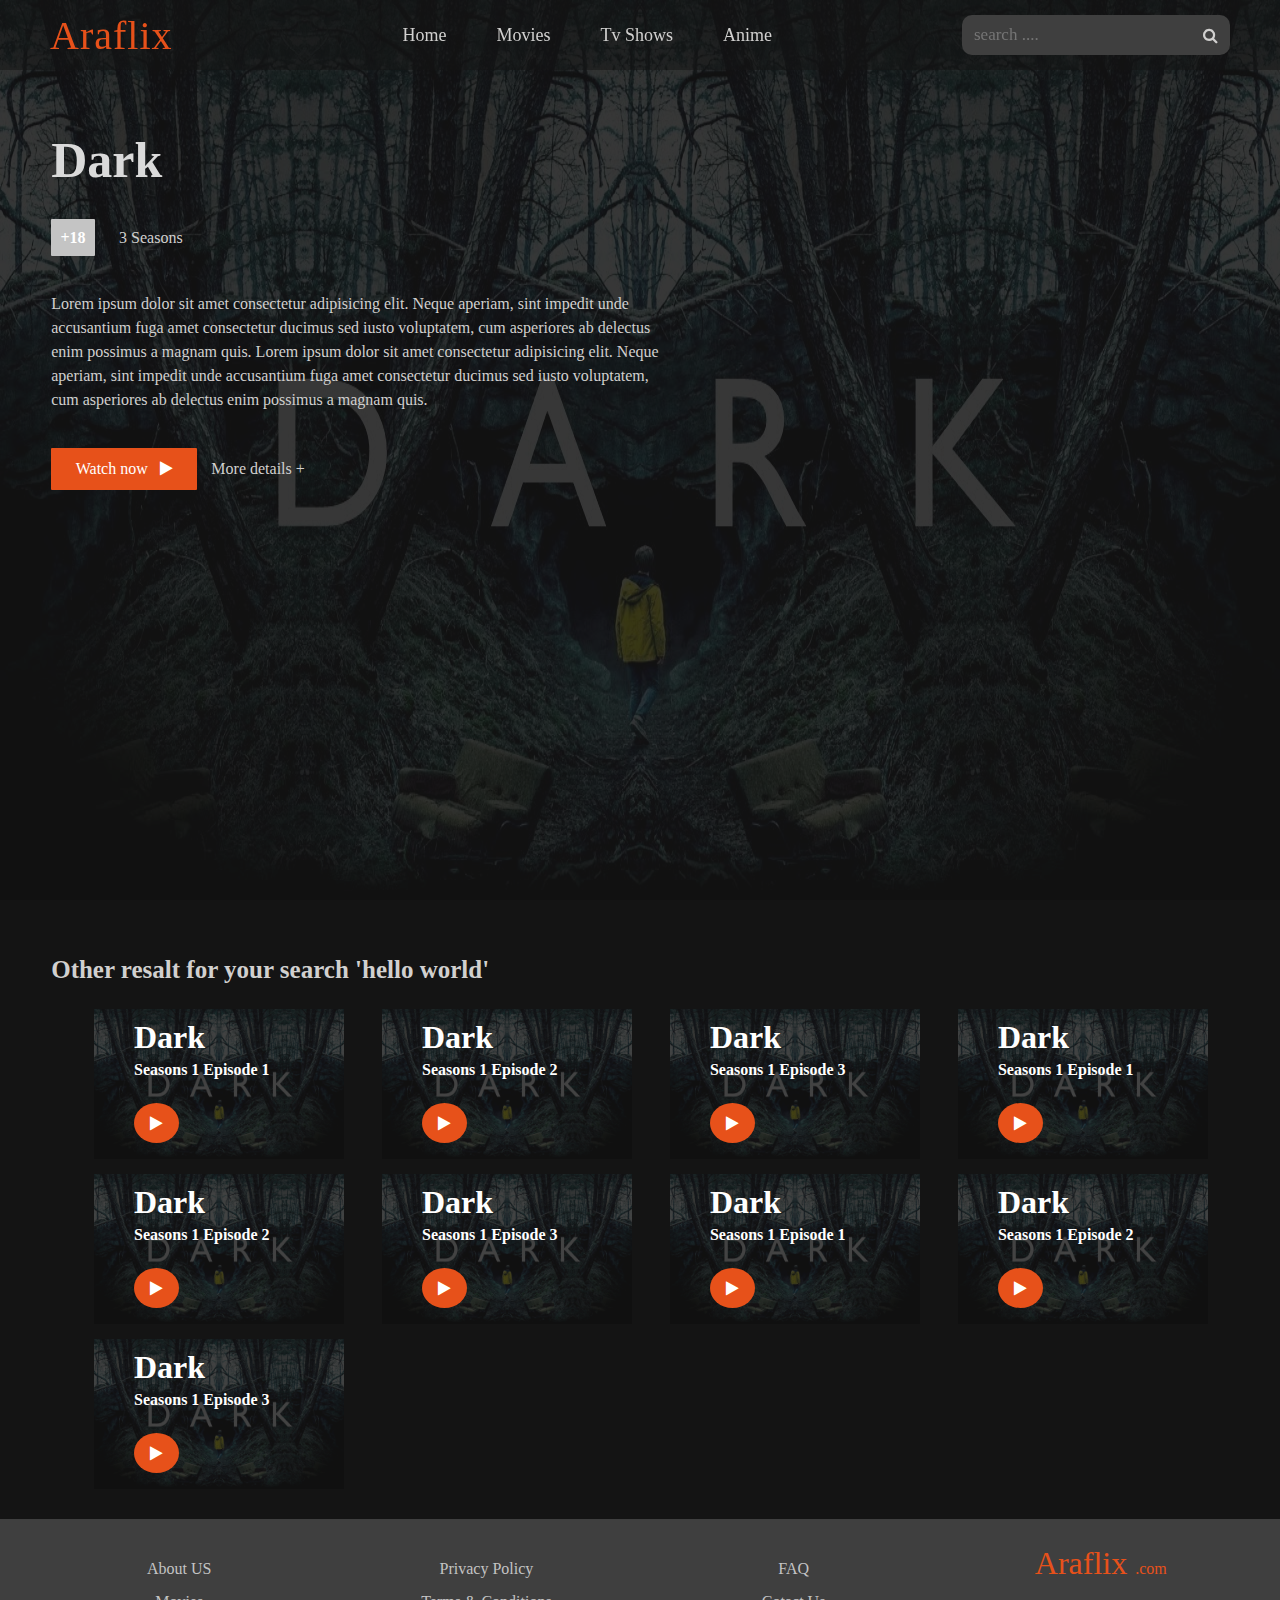
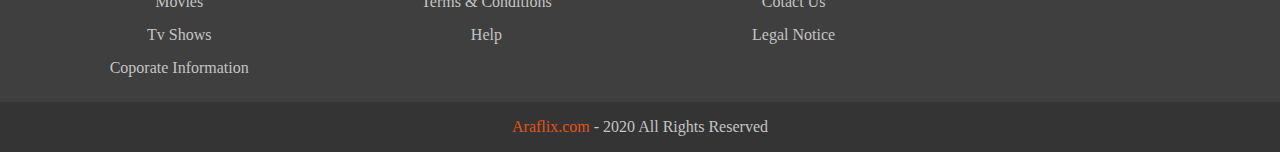
<file: pages/search.html>
<html lang="en">
<head>
    <meta charset="UTF-8">
    <meta name="viewport" content="width=device-width, initial-scale=1.0">
    <meta http-equiv="X-UA-Compatible" content="ie=edge">
    <title>Araflix</title>
    <!-- font style -->
    <link rel="stylesheet" href="https://cdnjs.cloudflare.com/ajax/libs/font-awesome/4.7.0/css/font-awesome.min.css">
    <!-- style -->
   
    
    
    <link rel="stylesheet" href="../../styles/style.css">
    <link rel="stylesheet" href="../../styles/show.css">
    
</head>
<body>
    <!-- nav bar -->
    <nav>
        <div class="menu-icon"><span class="fa fa-bars"></span></div>
        <div class="logo">Araflix </div>
        <div class="nav-items">
            <li><a href="../../index.html">Home</a></li>
            <li><a href="/pages/movies/index.html">Movies</a></li>
            <li><a href="#">Tv Shows</a></li>
            <li><a href="#">Anime</a></li>
        </div>
        <div class="search-icon"><span class="fa fa-search"></span></div>
        <div class="cancel-icon"><span class="fa fa-times"></span></div>
        <form action="#" method="">
            <input type="search" class="search-data" required placeholder="search ....">
            <button class="fa fa-search"></button>
        </form>
    </nav>
    <!-- header -->
    <header>
        <img src="../../1.jpg" alt="">
        <div class="banner">
            <h1>Dark</h1>
            <div class="rated">
                <p>+18</p>
                <span> 3 Seasons</span>
            </div>
            <br><br>
            <div class="story">
                <p>
                    Lorem ipsum dolor sit amet consectetur adipisicing elit. Neque aperiam, sint impedit unde accusantium fuga amet consectetur ducimus sed iusto voluptatem, cum asperiores ab delectus enim possimus a magnam quis.
                    Lorem ipsum dolor sit amet consectetur adipisicing elit. Neque aperiam, sint impedit unde accusantium fuga amet consectetur ducimus sed iusto voluptatem, cum asperiores ab delectus enim possimus a magnam quis.
                </p>
            </div>
            <br><br>
            <div class="buttons">
                <button>Watch now &nbsp; <i class="fa fa-play"></i></button>
                <a href="#">More details + </a>
            </div>
            
        </div>
    </header>
    <!-- main content -->
    <main>
        <!-- trending -->
        <div class="box">
            <header>
                <h3>Other resalt for your search 'hello world' </h3>                
            </header>
            <div class="content">
                
                <div>
                    <img src="../../1.jpg" alt="" class="show-cover" >
                    <div class="hide" >
                        <h1>Dark</h1>
                        <strong>Seasons 1 Episode <b>1</b></strong>
                        <br><br><br>
                        <a href="../Tv show/watch.html"><i class="fa fa-play"></i></a>
                    </div>
                </div>
                <div>
                    <img src="../../1.jpg" alt="" class="show-cover" >
                    <div class="hide" >
                        <h1>Dark</h1>
                        <strong>Seasons 1 Episode <b>2</b></strong>
                        <br><br><br>
                        <a href="#"><i class="fa fa-play"></i></a>
                    </div>
                </div>
                <div>
                    <img src="../../1.jpg" alt="" class="show-cover" >
                    <div class="hide" >
                        <h1>Dark</h1>
                        <strong>Seasons 1 Episode <b>3</b></strong>
                        <br><br><br>
                        <a href="#"><i class="fa fa-play"></i></a>
                    </div>
                </div>
                
                <div>
                    <img src="../../1.jpg" alt="" class="show-cover" >
                    <div class="hide" >
                        <h1>Dark</h1>
                        <strong>Seasons 1 Episode <b>1</b></strong>
                        <br><br><br>
                        <a href="#"><i class="fa fa-play"></i></a>
                    </div>
                </div>
                <div>
                    <img src="../../1.jpg" alt="" class="show-cover" >
                    <div class="hide" >
                        <h1>Dark</h1>
                        <strong>Seasons 1 Episode <b>2</b></strong>
                        <br><br><br>
                        <a href="#"><i class="fa fa-play"></i></a>
                    </div>
                </div>
                <div>
                    <img src="../../1.jpg" alt="" class="show-cover" >
                    <div class="hide" >
                        <h1>Dark</h1>
                        <strong>Seasons 1 Episode <b>3</b></strong>
                        <br><br><br>
                        <a href="#"><i class="fa fa-play"></i></a>
                    </div>
                </div>
                <div>
                    <img src="../../1.jpg" alt="" class="show-cover" >
                    <div class="hide" >
                        <h1>Dark</h1>
                        <strong>Seasons 1 Episode <b>1</b></strong>
                        <br><br><br>
                        <a href="#"><i class="fa fa-play"></i></a>
                    </div>
                </div>
                <div>
                    <img src="../../1.jpg" alt="" class="show-cover" >
                    <div class="hide" >
                        <h1>Dark</h1>
                        <strong>Seasons 1 Episode <b>2</b></strong>
                        <br><br><br>
                        <a href="#"><i class="fa fa-play"></i></a>
                    </div>
                </div>
                <div>
                    <img src="../../1.jpg" alt="" class="show-cover" >
                    <div class="hide" >
                        <h1>Dark</h1>
                        <strong>Seasons 1 Episode <b>3</b></strong>
                        <br><br><br>
                        <a href="#"><i class="fa fa-play"></i></a>
                    </div>
                </div>
                
                
               
               
                
                
            </div>

            <ul class="pagination">
                 <footer>
        <div class="links">
            <ul>
                <li><a href="#">About US</a></li>
                <li><a href="#">Movies</a></li>
                <li><a href="#">Tv Shows</a></li>
                <li><a href="#">Coporate Information</a></li>
            </ul>
            <ul>
                <li><a href="#">Privacy Policy</a></li>
                <li><a href="#">Terms & Conditions</a></li>
                <li><a href="#">Help</a></li>
            </ul>
            <ul>
                <li><a href="#">FAQ</a></li>
                <li><a href="#">Cotact Us</a></li>
                <li><a href="#">Legal Notice</a></li>
            </ul>
            <div>
                <p>
                    Araflix <span>.com</span>
                </p>
            </div>
        </div>
        <div class="Rights">
            <p><a href="#">Araflix.com </a>- 2020 All Rights Reserved</p>
        </div>

    </footer>
            </ul>
        </div>
        
        
    </main>
    
    
    <script src="../../scripts/navbar.js"></script>
    <script src="../../scripts/boxhover.js"></script>
</body>
</html>
</file>
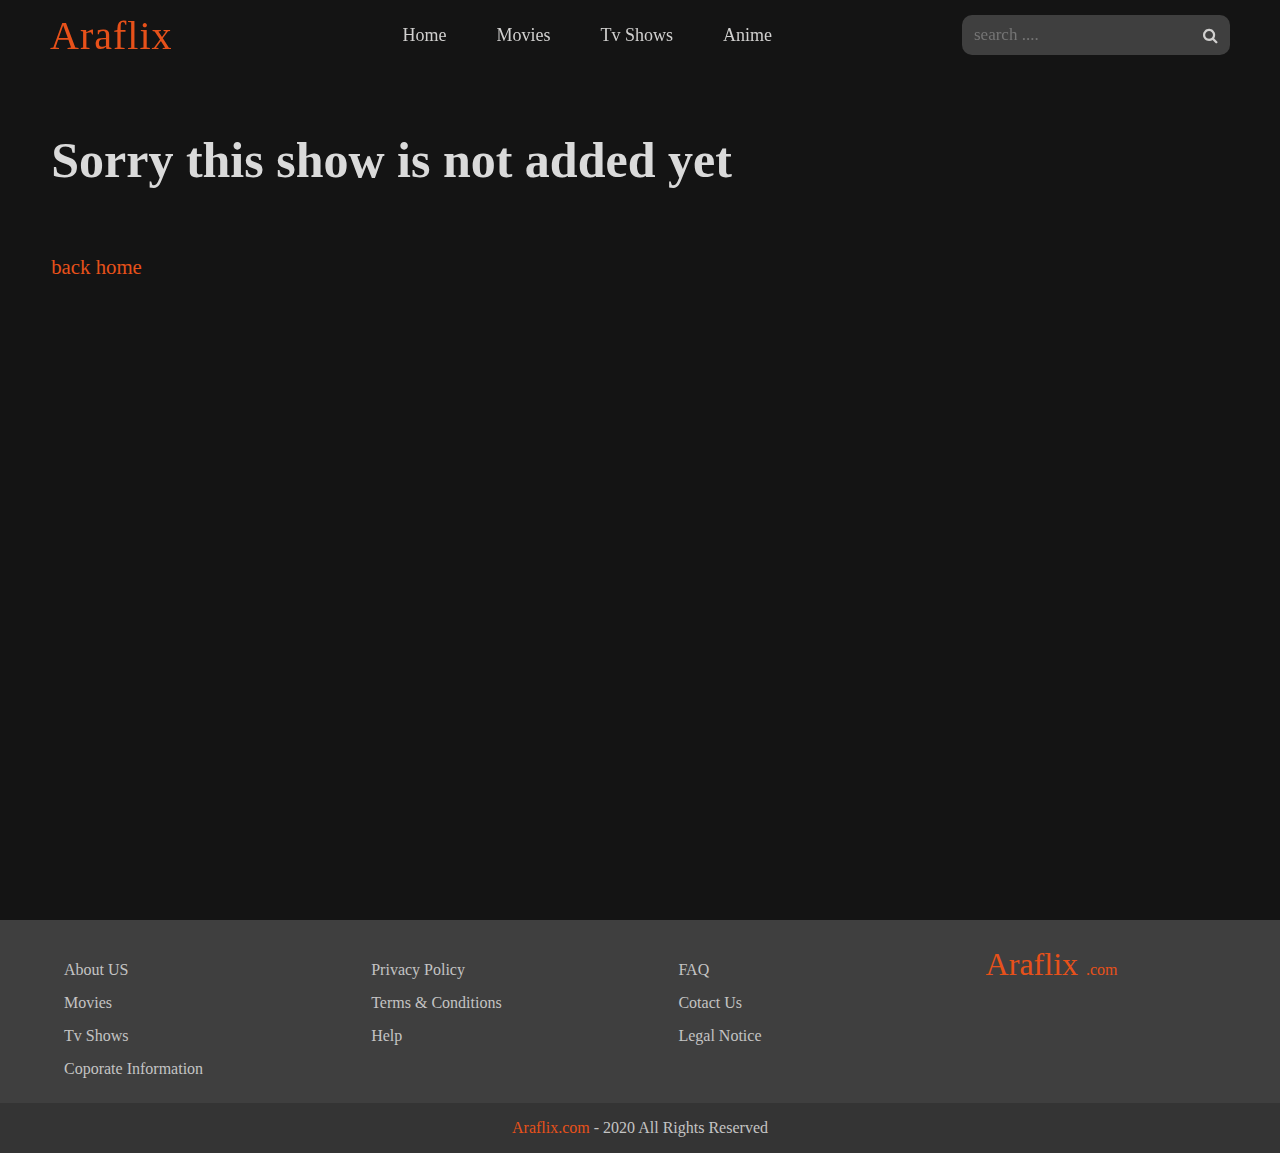
<file: pages/search404.html>
<html lang="en">
<head>
    <meta charset="UTF-8">
    <meta name="viewport" content="width=device-width, initial-scale=1.0">
    <meta http-equiv="X-UA-Compatible" content="ie=edge">
    <title>Araflix</title>
    <!-- font style -->
    <link rel="stylesheet" href="https://cdnjs.cloudflare.com/ajax/libs/font-awesome/4.7.0/css/font-awesome.min.css">
    <!-- style -->
   
    <link rel="stylesheet" href="../../styles/style.css">
    <link rel="stylesheet" href="../../styles/show.css">
    <link rel="stylesheet" href="../../styles/search.css">

    
</head>
<body>
    <!-- nav bar -->
    <nav>
        <div class="menu-icon"><span class="fa fa-bars"></span></div>
        <div class="logo">Araflix </div>
        <div class="nav-items">
            <li><a href="../../index.html">Home</a></li>
            <li><a href="/pages/movies/index.html">Movies</a></li>
            <li><a href="#">Tv Shows</a></li>
            <li><a href="#">Anime</a></li>
        </div>
        <div class="search-icon"><span class="fa fa-search"></span></div>
        <div class="cancel-icon"><span class="fa fa-times"></span></div>
        <form action="#" method="">
            <input type="search" class="search-data" required placeholder="search ....">
            <button class="fa fa-search"></button>
        </form>
    </nav>
    <!-- header -->
    <header>
        <div class="banner">
            <h1>Sorry this show is not added yet</h1>
            <br><br>
            <a href="./../index.html"> back home</a>
        </div>
    </header>
    <!-- main content -->
    <footer>
        <div class="links">
            <ul>
                <li><a href="#">About US</a></li>
                <li><a href="#">Movies</a></li>
                <li><a href="#">Tv Shows</a></li>
                <li><a href="#">Coporate Information</a></li>
            </ul>
            <ul>
                <li><a href="#">Privacy Policy</a></li>
                <li><a href="#">Terms & Conditions</a></li>
                <li><a href="#">Help</a></li>
            </ul>
            <ul>
                <li><a href="#">FAQ</a></li>
                <li><a href="#">Cotact Us</a></li>
                <li><a href="#">Legal Notice</a></li>
            </ul>
            <div>
                <p>
                    Araflix <span>.com</span>
                </p>
            </div>
        </div>
        <div class="Rights">
            <p><a href="#">Araflix.com </a>- 2020 All Rights Reserved</p>
        </div>

    </footer>
    
    
    <script src="../../scripts/navbar.js"></script>
    <script src="../../scripts/boxhover.js"></script>
</body>
</html>
</file>
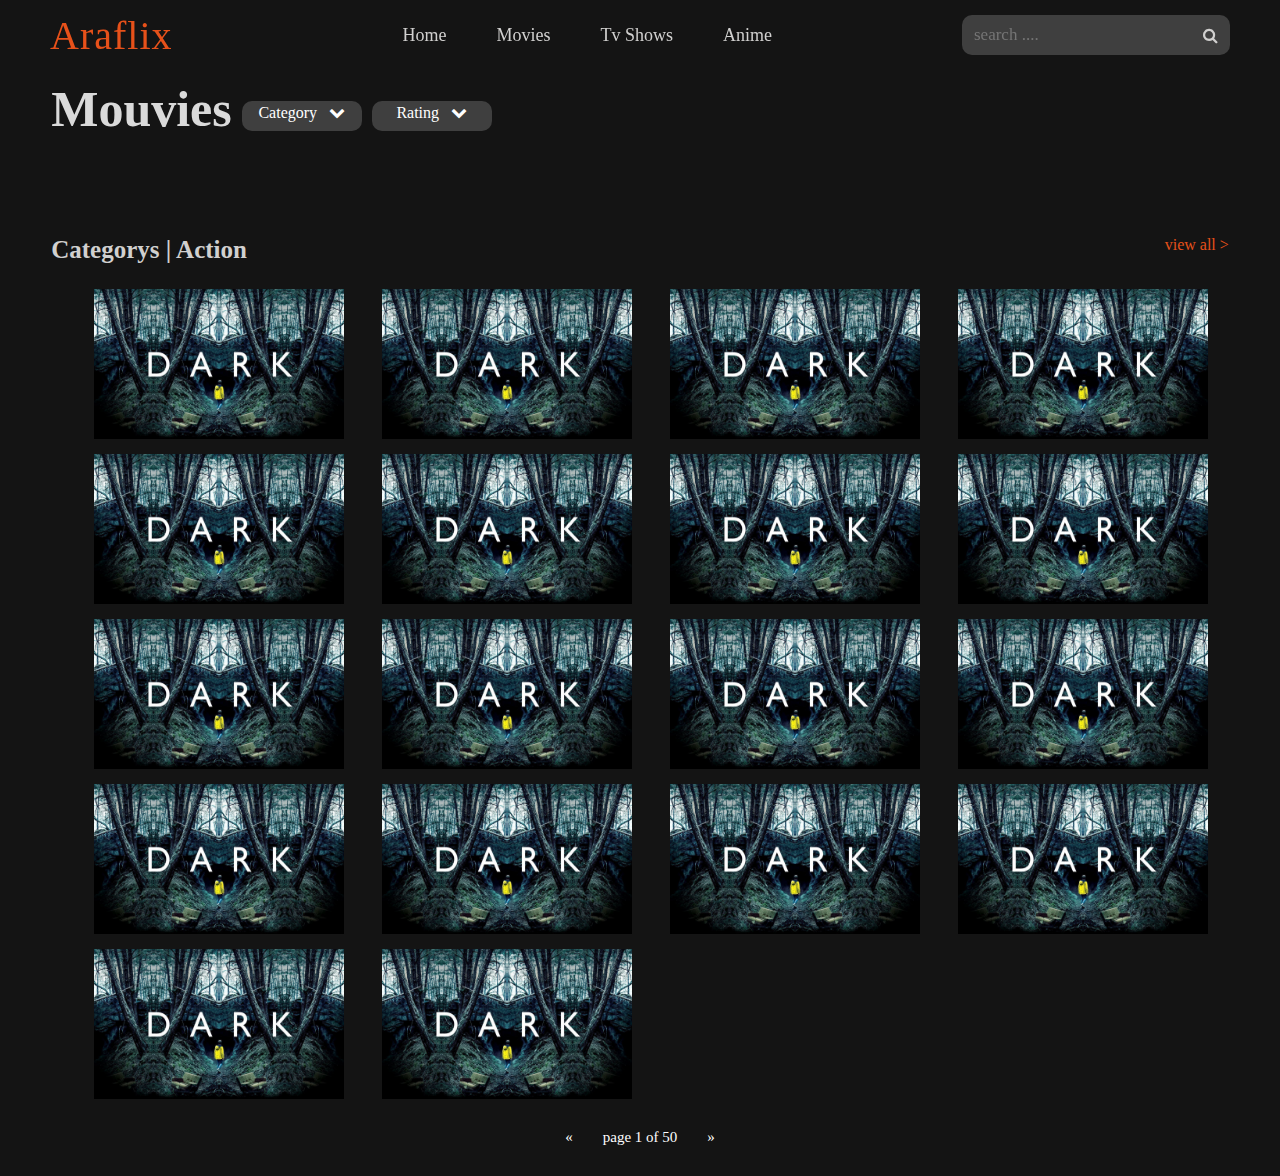
<file: pages/movies/categorys.html>
<html lang="en">
<head>
    <meta charset="UTF-8">
    <meta name="viewport" content="width=device-width, initial-scale=1.0">
    <meta http-equiv="X-UA-Compatible" content="ie=edge">
    <title>Araflix</title>
    <!-- font style -->
    <link rel="stylesheet" href="https://cdnjs.cloudflare.com/ajax/libs/font-awesome/4.7.0/css/font-awesome.min.css">
    <!-- style -->
    <link rel="stylesheet" href="../../styles/style.css">
    <link rel="stylesheet" href="../../styles/movies.css">
    <link rel="stylesheet" href="../../styles/category.css">
</head>
<body>
    <!-- nav bar -->
    <nav>
        <div class="menu-icon"><span class="fa fa-bars"></span></div>
        <div class="logo">Araflix </div>
        <div class="nav-items">
            <li><a href="../../index.html">Home</a></li>
            <li><a href="/pages/movies/index.html">Movies</a></li>
            <li><a href="#">Tv Shows</a></li>
            <li><a href="#">Anime</a></li>
        </div>
        <div class="search-icon"><span class="fa fa-search"></span></div>
        <div class="cancel-icon"><span class="fa fa-times"></span></div>
        <form action="#" method="">
            <input type="search" class="search-data" required placeholder="search ....">
            <button class="fa fa-search"></button>
        </form>
    </nav>
    <!-- header -->
    <header>
        <!-- <img src="1.jpg" alt=""> -->
        <div class="banner">
            <h1>Mouvies</h1>
            <ul>
                <li class="dropdown-btn" onclick="showlist(this)" >
                    Category &nbsp; <i class="fa fa-chevron-down"></i>
                    <ul class="dropdown-box hide">
                        <a href="#A">all</a>
                        <a href="#R">romence</a>
                        <a href="#C">comidey</a>
                        <a href="../movies/categorys.html">action</a>
                        <a href="#">homelande</a>
                        <a href="#">just one</a>
                        
                    </ul>
                </li>  
            </ul>
            <ul>
                <li class="dropdown-btn" onclick="showlist(this)" >
                    Rating &nbsp; <i class="fa fa-chevron-down"></i>
                    <ul class="dropdown-box hide">
                        <a href="#A">+18</a>
                        <a href="#R">+16</a>
                        <a href="#C">+14</a>
                    </ul>
                </li>  
            </ul>
           
            
        </div>
    </header>
    <!-- main content -->
    <main>
        <!-- trending -->
        <div class="box">
            <header>
                <h3>Categorys | Action </h3>
                <a href="#" class="more">view all ></a>
            </header>
            <div class="content">
                
                <div>
                    <img src="../../1.jpg" alt="" class="show-cover" >
                    <div class="hide" onmouseover="show(this)" onmouseout="hide(this)">
                        <h1>Dark</h1>
                        <p><span>+18</span>3 Seasons</p>
                        <br>
                        <br>
                        <a href="#">Watch now &nbsp; <i class="fa fa-play"></i></a>
                    </div>
                </div>
               <div>
                    <img src="../../1.jpg" alt="" class="show-cover" >
                    <div class="hide" onmouseover="show(this)" onmouseout="hide(this)">
                        <h1>Dark</h1>
                        <p><span>+18</span>3 Seasons</p>
                        <br>
                        <br>
                        <a href="#">Watch now &nbsp; <i class="fa fa-play"></i></a>
                    </div>
                </div>
                <div>
                    <img src="../../1.jpg" alt="" class="show-cover" >
                    <div class="hide" onmouseover="show(this)" onmouseout="hide(this)">
                        <h1>Dark</h1>
                        <p><span>+18</span>3 Seasons</p>
                        <br>
                        <br>
                        <a href="#">Watch now &nbsp; <i class="fa fa-play"></i></a>
                    </div>
                </div>
                <div>
                    <img src="../../1.jpg" alt="" class="show-cover" >
                    <div class="hide" onmouseover="show(this)" onmouseout="hide(this)">
                        <h1>Dark</h1>
                        <p><span>+18</span>3 Seasons</p>
                        <br>
                        <br>
                        <a href="#">Watch now &nbsp; <i class="fa fa-play"></i></a>
                    </div>
                </div>
                <div>
                    <img src="../../1.jpg" alt="" class="show-cover" >
                    <div class="hide" onmouseover="show(this)" onmouseout="hide(this)">
                        <h1>Dark</h1>
                        <p><span>+18</span>3 Seasons</p>
                        <br>
                        <br>
                        <a href="#">Watch now &nbsp; <i class="fa fa-play"></i></a>
                    </div>
                </div>
                <div>
                    <img src="../../1.jpg" alt="" class="show-cover" >
                    <div class="hide" onmouseover="show(this)" onmouseout="hide(this)">
                        <h1>Dark</h1>
                        <p><span>+18</span>3 Seasons</p>
                        <br>
                        <br>
                        <a href="#">Watch now &nbsp; <i class="fa fa-play"></i></a>
                    </div>
                </div> <div>
                    <img src="../../1.jpg" alt="" class="show-cover" >
                    <div class="hide" onmouseover="show(this)" onmouseout="hide(this)">
                        <h1>Dark</h1>
                        <p><span>+18</span>3 Seasons</p>
                        <br>
                        <br>
                        <a href="#">Watch now &nbsp; <i class="fa fa-play"></i></a>
                    </div>
                </div>
               <div>
                    <img src="../../1.jpg" alt="" class="show-cover" >
                    <div class="hide" onmouseover="show(this)" onmouseout="hide(this)">
                        <h1>Dark</h1>
                        <p><span>+18</span>3 Seasons</p>
                        <br>
                        <br>
                        <a href="#">Watch now &nbsp; <i class="fa fa-play"></i></a>
                    </div>
                </div>
                <div>
                    <img src="../../1.jpg" alt="" class="show-cover" >
                    <div class="hide" onmouseover="show(this)" onmouseout="hide(this)">
                        <h1>Dark</h1>
                        <p><span>+18</span>3 Seasons</p>
                        <br>
                        <br>
                        <a href="#">Watch now &nbsp; <i class="fa fa-play"></i></a>
                    </div>
                </div>
                <div>
                    <img src="../../1.jpg" alt="" class="show-cover" >
                    <div class="hide" onmouseover="show(this)" onmouseout="hide(this)">
                        <h1>Dark</h1>
                        <p><span>+18</span>3 Seasons</p>
                        <br>
                        <br>
                        <a href="#">Watch now &nbsp; <i class="fa fa-play"></i></a>
                    </div>
                </div>
                <div>
                    <img src="../../1.jpg" alt="" class="show-cover" >
                    <div class="hide" onmouseover="show(this)" onmouseout="hide(this)">
                        <h1>Dark</h1>
                        <p><span>+18</span>3 Seasons</p>
                        <br>
                        <br>
                        <a href="#">Watch now &nbsp; <i class="fa fa-play"></i></a>
                    </div>
                </div>
                <div>
                    <img src="../../1.jpg" alt="" class="show-cover" >
                    <div class="hide" onmouseover="show(this)" onmouseout="hide(this)">
                        <h1>Dark</h1>
                        <p><span>+18</span>3 Seasons</p>
                        <br>
                        <br>
                        <a href="#">Watch now &nbsp; <i class="fa fa-play"></i></a>
                    </div>
                </div><div>
                    <img src="../../1.jpg" alt="" class="show-cover" >
                    <div class="hide" onmouseover="show(this)" onmouseout="hide(this)">
                        <h1>Dark</h1>
                        <p><span>+18</span>3 Seasons</p>
                        <br>
                        <br>
                        <a href="#">Watch now &nbsp; <i class="fa fa-play"></i></a>
                    </div>
                </div>
               <div>
                    <img src="../../1.jpg" alt="" class="show-cover" >
                    <div class="hide" onmouseover="show(this)" onmouseout="hide(this)">
                        <h1>Dark</h1>
                        <p><span>+18</span>3 Seasons</p>
                        <br>
                        <br>
                        <a href="#">Watch now &nbsp; <i class="fa fa-play"></i></a>
                    </div>
                </div>
                <div>
                    <img src="../../1.jpg" alt="" class="show-cover" >
                    <div class="hide" onmouseover="show(this)" onmouseout="hide(this)">
                        <h1>Dark</h1>
                        <p><span>+18</span>3 Seasons</p>
                        <br>
                        <br>
                        <a href="#">Watch now &nbsp; <i class="fa fa-play"></i></a>
                    </div>
                </div>
                <div>
                    <img src="../../1.jpg" alt="" class="show-cover" >
                    <div class="hide" onmouseover="show(this)" onmouseout="hide(this)">
                        <h1>Dark</h1>
                        <p><span>+18</span>3 Seasons</p>
                        <br>
                        <br>
                        <a href="#">Watch now &nbsp; <i class="fa fa-play"></i></a>
                    </div>
                </div>
                <div>
                    <img src="../../1.jpg" alt="" class="show-cover" >
                    <div class="hide" onmouseover="show(this)" onmouseout="hide(this)">
                        <h1>Dark</h1>
                        <p><span>+18</span>3 Seasons</p>
                        <br>
                        <br>
                        <a href="#">Watch now &nbsp; <i class="fa fa-play"></i></a>
                    </div>
                </div>
                <div>
                    <img src="../../1.jpg" alt="" class="show-cover" >
                    <div class="hide" onmouseover="show(this)" onmouseout="hide(this)">
                        <h1>Dark</h1>
                        <p><span>+18</span>3 Seasons</p>
                        <br>
                        <br>
                        <a href="#">Watch now &nbsp; <i class="fa fa-play"></i></a>
                    </div>
                </div>
                
                
            </div>

            <ul class="pagination">
                <li class="page-item">
                  <a class="page-link" href="#" aria-label="Previous">
                    <span aria-hidden="true">&laquo;</span>
                  </a>
                </li>
                <li class="page-item">page 1 of 50</li>
                <li class="page-item">
                  <a class="page-link" href="#" aria-label="Next">
                    <span aria-hidden="true">&raquo;</span>
                  </a>
                </li>
            </ul>
        </div>
        
        
    </main>
    
    
    <script src="../../scripts/navbar.js"></script>
    <script src="../../scripts/boxhover.js"></script>
</body>
</html>
</file>
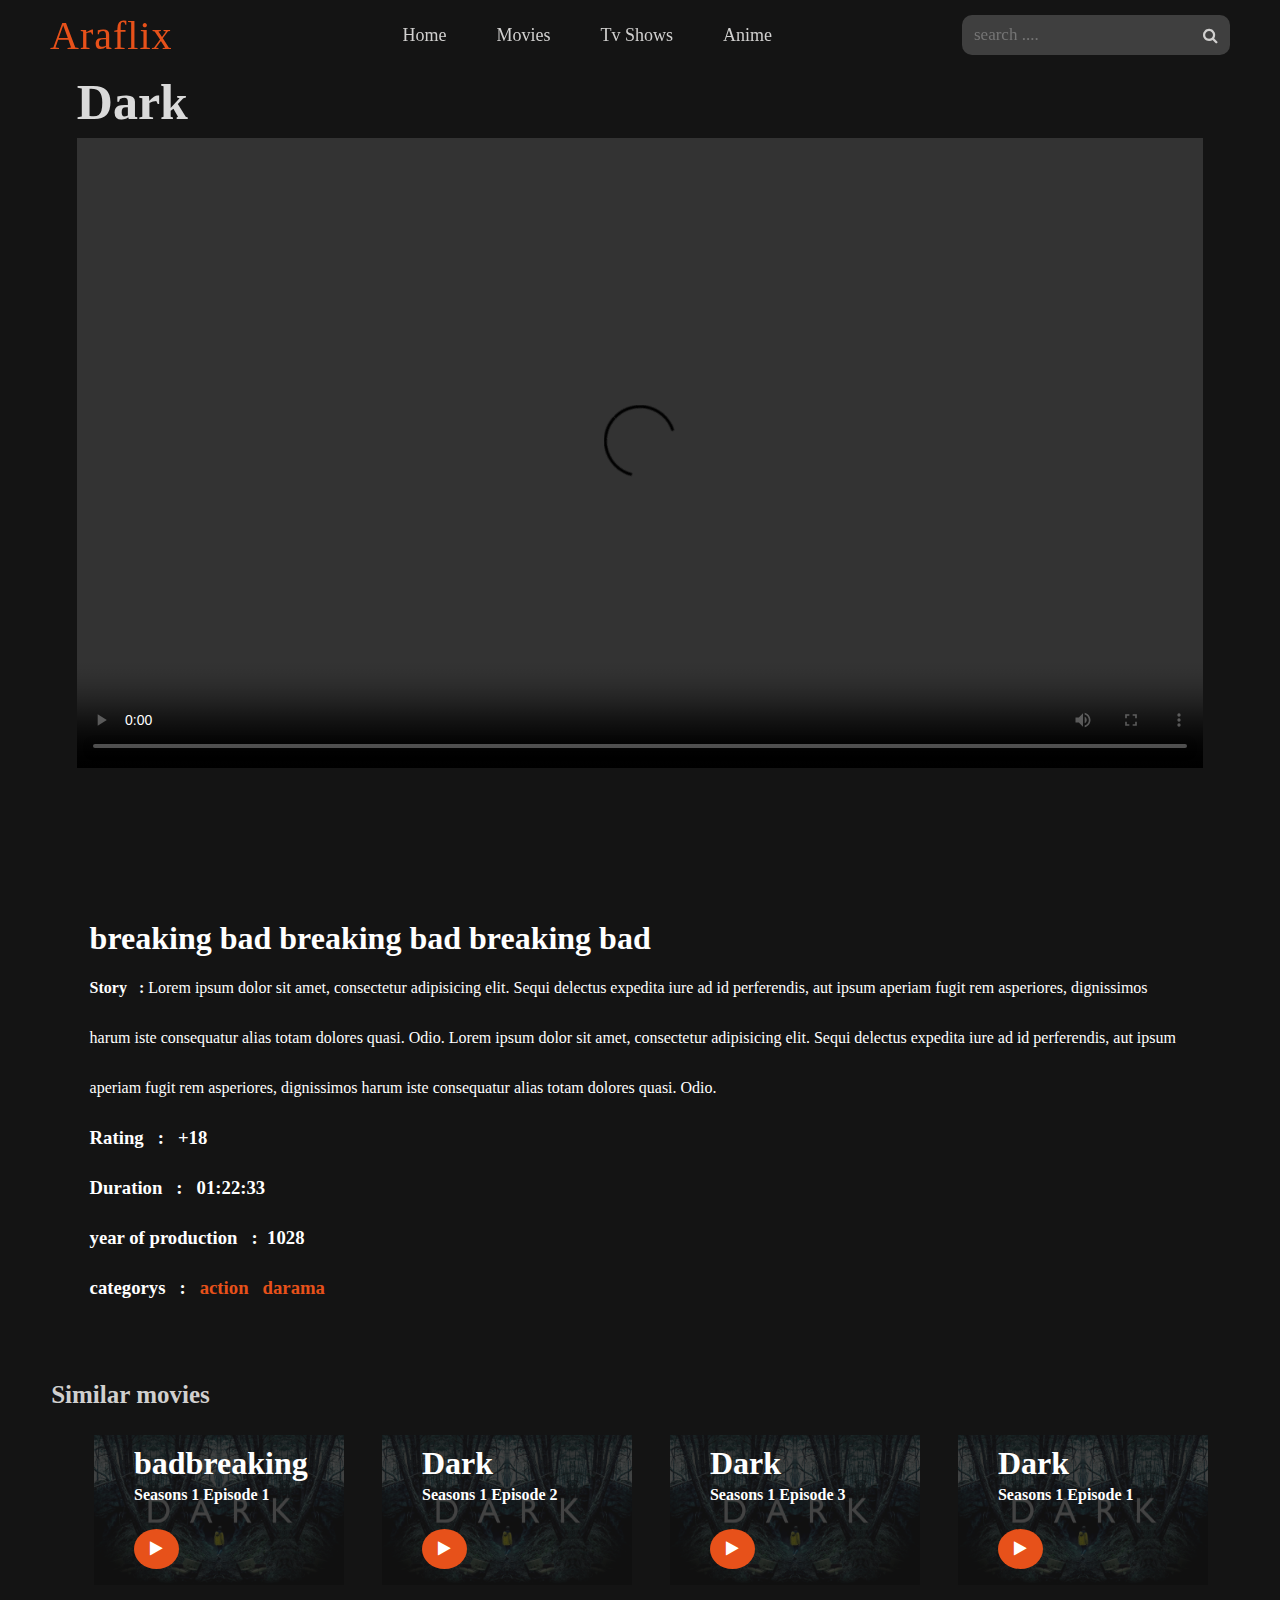
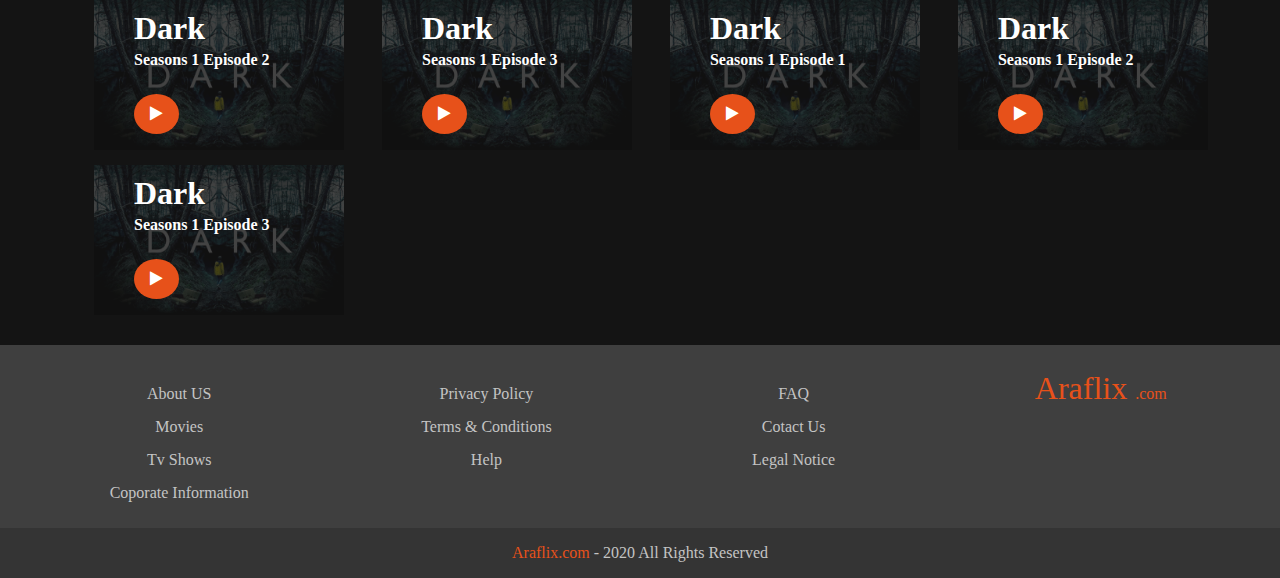
<file: pages/movies/watch.html>
<html lang="en">
<head>
    <meta charset="UTF-8">
    <meta name="viewport" content="width=device-width, initial-scale=1.0">
    <meta http-equiv="X-UA-Compatible" content="ie=edge">
    <title>Araflix</title>
    <!-- font style -->
    <link rel="stylesheet" href="https://cdnjs.cloudflare.com/ajax/libs/font-awesome/4.7.0/css/font-awesome.min.css">
    <!-- style -->
   
    
    
    <link rel="stylesheet" href="../../styles/style.css">
    <link rel="stylesheet" href="../../styles/show.css">
    <link rel="stylesheet" href="../../styles/watch.css">
</head>
<body>
    <!-- nav bar -->
    <nav>
        <div class="menu-icon"><span class="fa fa-bars"></span></div>
        <div class="logo">Araflix </div>
        <div class="nav-items">
            <li><a href="../../index.html">Home</a></li>
            <li><a href="/pages/movies/index.html">Movies</a></li>
            <li><a href="#">Tv Shows</a></li>
            <li><a href="#">Anime</a></li>
        </div>
        <div class="search-icon"><span class="fa fa-search"></span></div>
        <div class="cancel-icon"><span class="fa fa-times"></span></div>
        <form action="#" method="">
            <input type="search" class="search-data" required placeholder="search ....">
            <button class="fa fa-search"></button>
        </form>
    </nav>
    <!-- header -->
    <header>
        <!-- <img src="../../1.jpg" alt=""> -->
        <div class="banner">
            <div class="top">
                <h1>Dark</h1>
                
            </div>
            <!-- https://f3-bab.allviid.com/zagyavismz4ftzu2nqwa4lygmsywsbxlhmpztreuqneionvkqea6jnv557tq/v.mp4 -->
            <div class="vid">
                <video controls  autoplay
                     src="https://s3.cloudcdn.live/to3qvplrijvsy46b3wtwxjfdinatkihkbzwtcc3opkyvo5erjifoncsh3oxa/v.mp4">
                </video>
            </div>
            
        </div>
    </header>
    <!-- main content -->
    <main>
            <div class="info">
                <h1>breaking bad breaking bad breaking bad </h1>
                <p><b>Story &nbsp; :</b>  Lorem ipsum dolor sit amet, consectetur adipisicing elit. Sequi delectus expedita iure ad id perferendis, aut ipsum aperiam fugit rem asperiores, dignissimos harum iste consequatur alias totam dolores quasi. Odio. Lorem ipsum dolor sit amet, consectetur adipisicing elit. Sequi delectus expedita iure ad id perferendis, aut ipsum aperiam fugit rem asperiores, dignissimos harum iste consequatur alias totam dolores quasi. Odio.</p> 
                <h3>Rating &nbsp; : &nbsp; +18</h3>                       
                <h3>Duration &nbsp; : &nbsp; 01:22:33</h3> 
                <h3>year of production &nbsp; : &nbsp;1028 </h3>
                <h3>categorys &nbsp; : &nbsp; 
                    <a href="#">action</a> &nbsp; 
                    <a href="#">darama</a> &nbsp;
                </h3>
            </div>

       
        
        <!-- trending -->
        <div class="box">
            <header>
                <h3>Similar movies</h3>                
            </header>
            <div class="content">
                
                <div>
                    <img src="../../1.jpg" alt="" class="show-cover" >
                    <div class="hide" >
                        <h1>badbreaking bad</h1>
                        <strong>Seasons 1 Episode <b>1</b></strong>
                        <br><br><br>
                        <a href="#"><i class="fa fa-play"></i></a>
                    </div>
                </div>
                <div>
                    <img src="../../1.jpg" alt="" class="show-cover" >
                    <div class="hide" >
                        <h1>Dark</h1>
                        <strong>Seasons 1 Episode <b>2</b></strong>
                        <br><br><br>
                        <a href="#"><i class="fa fa-play"></i></a>
                    </div>
                </div>
                <div>
                    <img src="../../1.jpg" alt="" class="show-cover" >
                    <div class="hide" >
                        <h1>Dark</h1>
                        <strong>Seasons 1 Episode <b>3</b></strong>
                        <br><br><br>
                        <a href="#"><i class="fa fa-play"></i></a>
                    </div>
                </div>
                
                <div>
                    <img src="../../1.jpg" alt="" class="show-cover" >
                    <div class="hide" >
                        <h1>Dark</h1>
                        <strong>Seasons 1 Episode <b>1</b></strong>
                        <br><br><br>
                        <a href="#"><i class="fa fa-play"></i></a>
                    </div>
                </div>
                <div>
                    <img src="../../1.jpg" alt="" class="show-cover" >
                    <div class="hide" >
                        <h1>Dark</h1>
                        <strong>Seasons 1 Episode <b>2</b></strong>
                        <br><br><br>
                        <a href="#"><i class="fa fa-play"></i></a>
                    </div>
                </div>
                <div>
                    <img src="../../1.jpg" alt="" class="show-cover" >
                    <div class="hide" >
                        <h1>Dark</h1>
                        <strong>Seasons 1 Episode <b>3</b></strong>
                        <br><br><br>
                        <a href="#"><i class="fa fa-play"></i></a>
                    </div>
                </div>
                <div>
                    <img src="../../1.jpg" alt="" class="show-cover" >
                    <div class="hide" >
                        <h1>Dark</h1>
                        <strong>Seasons 1 Episode <b>1</b></strong>
                        <br><br><br>
                        <a href="#"><i class="fa fa-play"></i></a>
                    </div>
                </div>
                <div>
                    <img src="../../1.jpg" alt="" class="show-cover" >
                    <div class="hide" >
                        <h1>Dark</h1>
                        <strong>Seasons 1 Episode <b>2</b></strong>
                        <br><br><br>
                        <a href="#"><i class="fa fa-play"></i></a>
                    </div>
                </div>
                <div>
                    <img src="../../1.jpg" alt="" class="show-cover" >
                    <div class="hide" >
                        <h1>Dark</h1>
                        <strong>Seasons 1 Episode <b>3</b></strong>
                        <br><br><br>
                        <a href="#"><i class="fa fa-play"></i></a>
                    </div>
                </div>
                
                
               
               
                
                
            </div>

            <ul class="pagination">
                 <footer>
        <div class="links">
            <ul>
                <li><a href="#">About US</a></li>
                <li><a href="#">Movies</a></li>
                <li><a href="#">Tv Shows</a></li>
                <li><a href="#">Coporate Information</a></li>
            </ul>
            <ul>
                <li><a href="#">Privacy Policy</a></li>
                <li><a href="#">Terms & Conditions</a></li>
                <li><a href="#">Help</a></li>
            </ul>
            <ul>
                <li><a href="#">FAQ</a></li>
                <li><a href="#">Cotact Us</a></li>
                <li><a href="#">Legal Notice</a></li>
            </ul>
            <div>
                <p>
                    Araflix <span>.com</span>
                </p>
            </div>
        </div>
        <div class="Rights">
            <p><a href="#">Araflix.com </a>- 2020 All Rights Reserved</p>
        </div>

    </footer>
            </ul>
        </div>
        
        
    </main>
    
    
    <script src="../../scripts/navbar.js"></script>
    <script src="../../scripts/boxhover.js"></script>
</body>
</html>
</file>
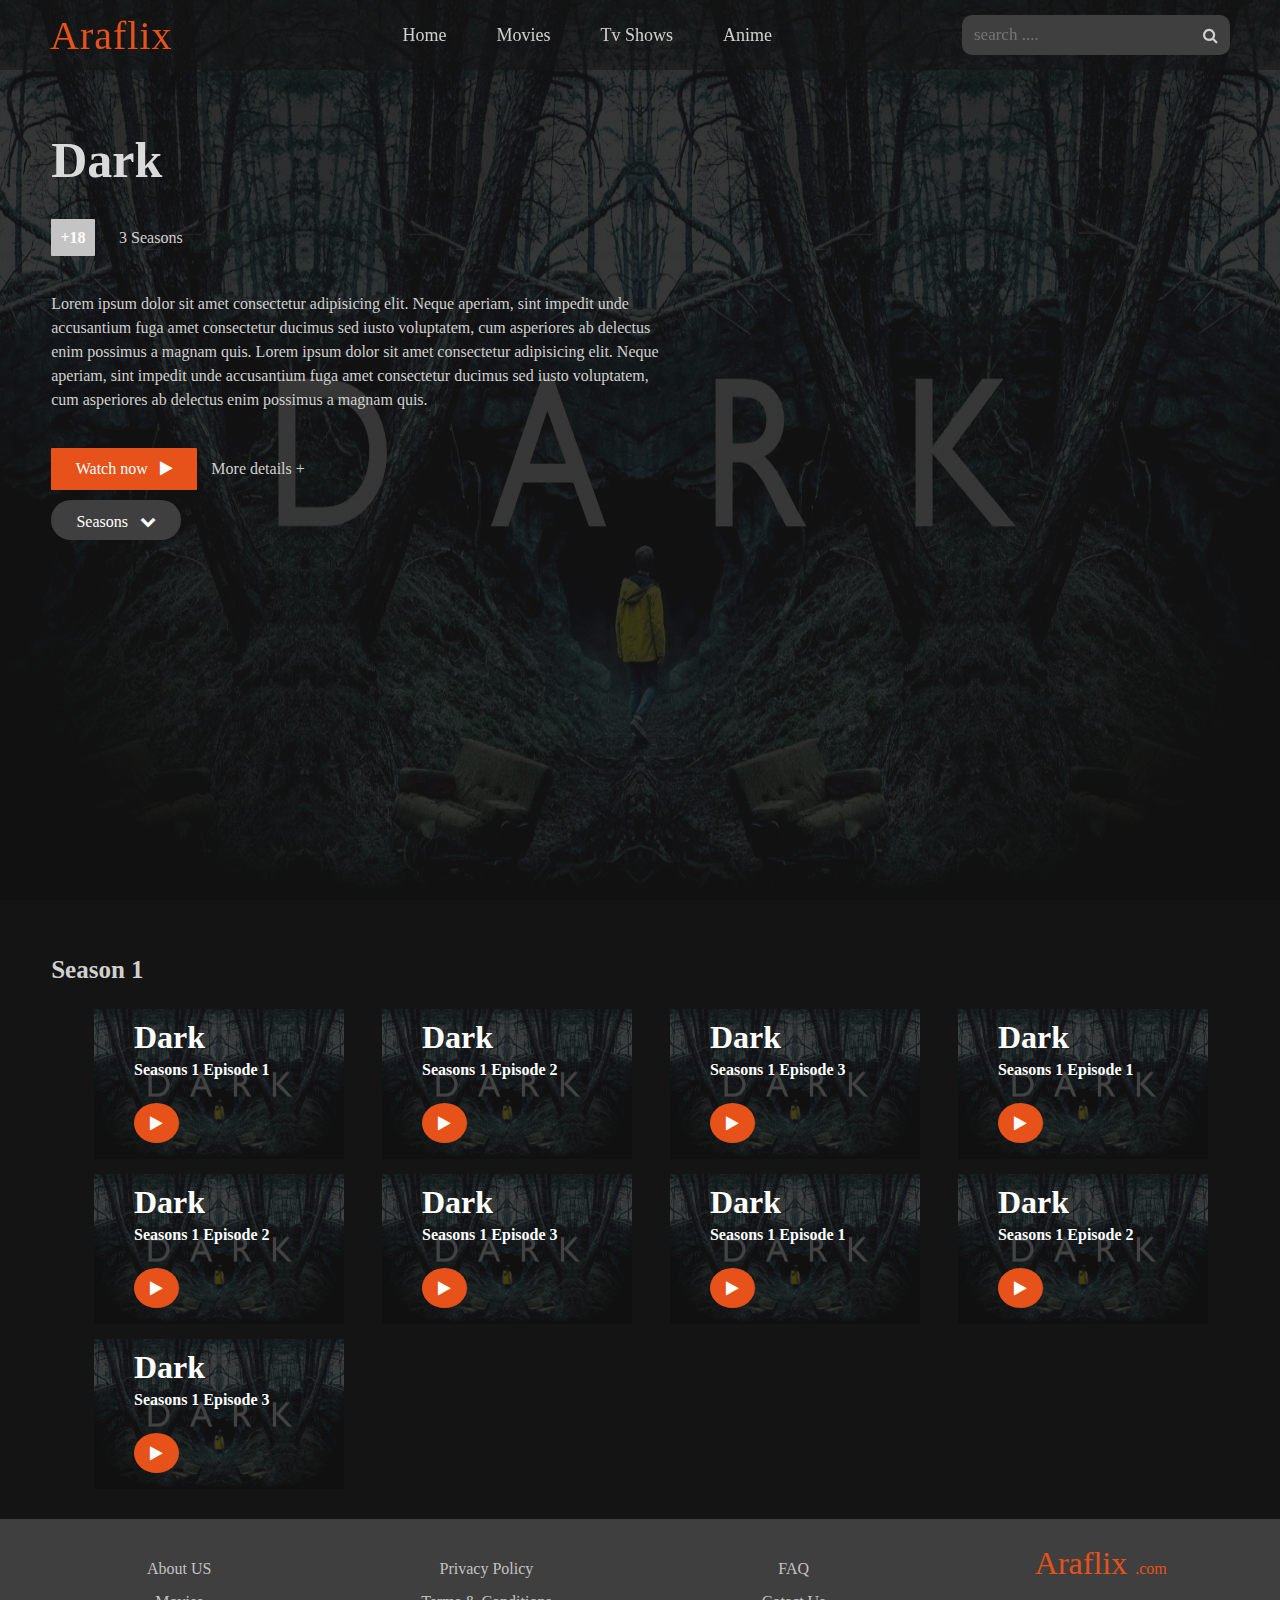
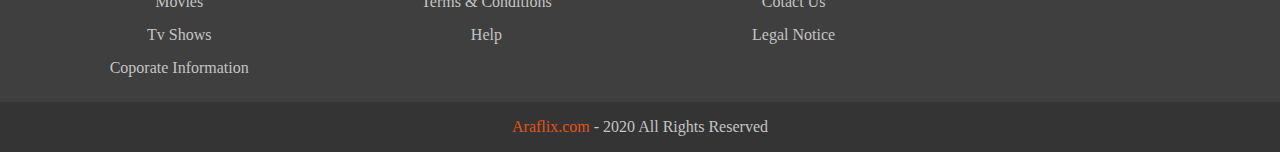
<file: pages/Tv show/show.html>
<html lang="en">
<head>
    <meta charset="UTF-8">
    <meta name="viewport" content="width=device-width, initial-scale=1.0">
    <meta http-equiv="X-UA-Compatible" content="ie=edge">
    <title>Araflix</title>
    <!-- font style -->
    <link rel="stylesheet" href="https://cdnjs.cloudflare.com/ajax/libs/font-awesome/4.7.0/css/font-awesome.min.css">
    <!-- style -->
   
    
    
    <link rel="stylesheet" href="../../styles/style.css">
    <link rel="stylesheet" href="../../styles/show.css">
    
</head>
<body>
    <!-- nav bar -->
    <nav>
        <div class="menu-icon"><span class="fa fa-bars"></span></div>
        <div class="logo">Araflix </div>
        <div class="nav-items">
            <li><a href="../../index.html">Home</a></li>
            <li><a href="/pages/movies/index.html">Movies</a></li>
            <li><a href="#">Tv Shows</a></li>
            <li><a href="#">Anime</a></li>
        </div>
        <div class="search-icon"><span class="fa fa-search"></span></div>
        <div class="cancel-icon"><span class="fa fa-times"></span></div>
        <form action="#" method="">
            <input type="search" class="search-data" required placeholder="search ....">
            <button class="fa fa-search"></button>
        </form>
    </nav>
    <!-- header -->
    <header>
        <img src="../../1.jpg" alt="">
        <div class="banner">
            <h1>Dark</h1>
            <div class="rated">
                <p>+18</p>
                <span> 3 Seasons</span>
            </div>
            <br><br>
            <div class="story">
                <p>
                    Lorem ipsum dolor sit amet consectetur adipisicing elit. Neque aperiam, sint impedit unde accusantium fuga amet consectetur ducimus sed iusto voluptatem, cum asperiores ab delectus enim possimus a magnam quis.
                    Lorem ipsum dolor sit amet consectetur adipisicing elit. Neque aperiam, sint impedit unde accusantium fuga amet consectetur ducimus sed iusto voluptatem, cum asperiores ab delectus enim possimus a magnam quis.
                </p>
            </div>
            <br><br>
            <div class="buttons">
                <button>Watch now &nbsp; <i class="fa fa-play"></i></button>
                <a href="#">More details + </a>
            </div>
            <ul>
                <li class="dropdown-btn" onclick="showlist(this)" >
                    Seasons &nbsp; <i class="fa fa-chevron-down"></i>
                    <ul class="dropdown-box hide">
                        <a href="#A">Season 1</a>
                        <a href="#R">Season 2</a>
                        <a href="#C">Season 3</a>
                        <a href="#">Season 4</a>
                        <a href="#">Season 5</a>                       
                    </ul>
                </li>  
            </ul>
        </div>
    </header>
    <!-- main content -->
    <main>
        <!-- trending -->
        <div class="box">
            <header>
                <h3>Season 1 </h3>                
            </header>
            <div class="content">
                
                <div>
                    <img src="../../1.jpg" alt="" class="show-cover" >
                    <div class="hide" >
                        <h1>Dark</h1>
                        <strong>Seasons 1 Episode <b>1</b></strong>
                        <br><br><br>
                        <a href="../Tv show/watch.html"><i class="fa fa-play"></i></a>
                    </div>
                </div>
                <div>
                    <img src="../../1.jpg" alt="" class="show-cover" >
                    <div class="hide" >
                        <h1>Dark</h1>
                        <strong>Seasons 1 Episode <b>2</b></strong>
                        <br><br><br>
                        <a href="#"><i class="fa fa-play"></i></a>
                    </div>
                </div>
                <div>
                    <img src="../../1.jpg" alt="" class="show-cover" >
                    <div class="hide" >
                        <h1>Dark</h1>
                        <strong>Seasons 1 Episode <b>3</b></strong>
                        <br><br><br>
                        <a href="#"><i class="fa fa-play"></i></a>
                    </div>
                </div>
                
                <div>
                    <img src="../../1.jpg" alt="" class="show-cover" >
                    <div class="hide" >
                        <h1>Dark</h1>
                        <strong>Seasons 1 Episode <b>1</b></strong>
                        <br><br><br>
                        <a href="#"><i class="fa fa-play"></i></a>
                    </div>
                </div>
                <div>
                    <img src="../../1.jpg" alt="" class="show-cover" >
                    <div class="hide" >
                        <h1>Dark</h1>
                        <strong>Seasons 1 Episode <b>2</b></strong>
                        <br><br><br>
                        <a href="#"><i class="fa fa-play"></i></a>
                    </div>
                </div>
                <div>
                    <img src="../../1.jpg" alt="" class="show-cover" >
                    <div class="hide" >
                        <h1>Dark</h1>
                        <strong>Seasons 1 Episode <b>3</b></strong>
                        <br><br><br>
                        <a href="#"><i class="fa fa-play"></i></a>
                    </div>
                </div>
                <div>
                    <img src="../../1.jpg" alt="" class="show-cover" >
                    <div class="hide" >
                        <h1>Dark</h1>
                        <strong>Seasons 1 Episode <b>1</b></strong>
                        <br><br><br>
                        <a href="#"><i class="fa fa-play"></i></a>
                    </div>
                </div>
                <div>
                    <img src="../../1.jpg" alt="" class="show-cover" >
                    <div class="hide" >
                        <h1>Dark</h1>
                        <strong>Seasons 1 Episode <b>2</b></strong>
                        <br><br><br>
                        <a href="#"><i class="fa fa-play"></i></a>
                    </div>
                </div>
                <div>
                    <img src="../../1.jpg" alt="" class="show-cover" >
                    <div class="hide" >
                        <h1>Dark</h1>
                        <strong>Seasons 1 Episode <b>3</b></strong>
                        <br><br><br>
                        <a href="#"><i class="fa fa-play"></i></a>
                    </div>
                </div>
                
                
               
               
                
                
            </div>

            <ul class="pagination">
                 <footer>
        <div class="links">
            <ul>
                <li><a href="#">About US</a></li>
                <li><a href="#">Movies</a></li>
                <li><a href="#">Tv Shows</a></li>
                <li><a href="#">Coporate Information</a></li>
            </ul>
            <ul>
                <li><a href="#">Privacy Policy</a></li>
                <li><a href="#">Terms & Conditions</a></li>
                <li><a href="#">Help</a></li>
            </ul>
            <ul>
                <li><a href="#">FAQ</a></li>
                <li><a href="#">Cotact Us</a></li>
                <li><a href="#">Legal Notice</a></li>
            </ul>
            <div>
                <p>
                    Araflix <span>.com</span>
                </p>
            </div>
        </div>
        <div class="Rights">
            <p><a href="#">Araflix.com </a>- 2020 All Rights Reserved</p>
        </div>

    </footer>
            </ul>
        </div>
        
        
    </main>
    
    
    <script src="../../scripts/navbar.js"></script>
    <script src="../../scripts/boxhover.js"></script>
</body>
</html>
</file>
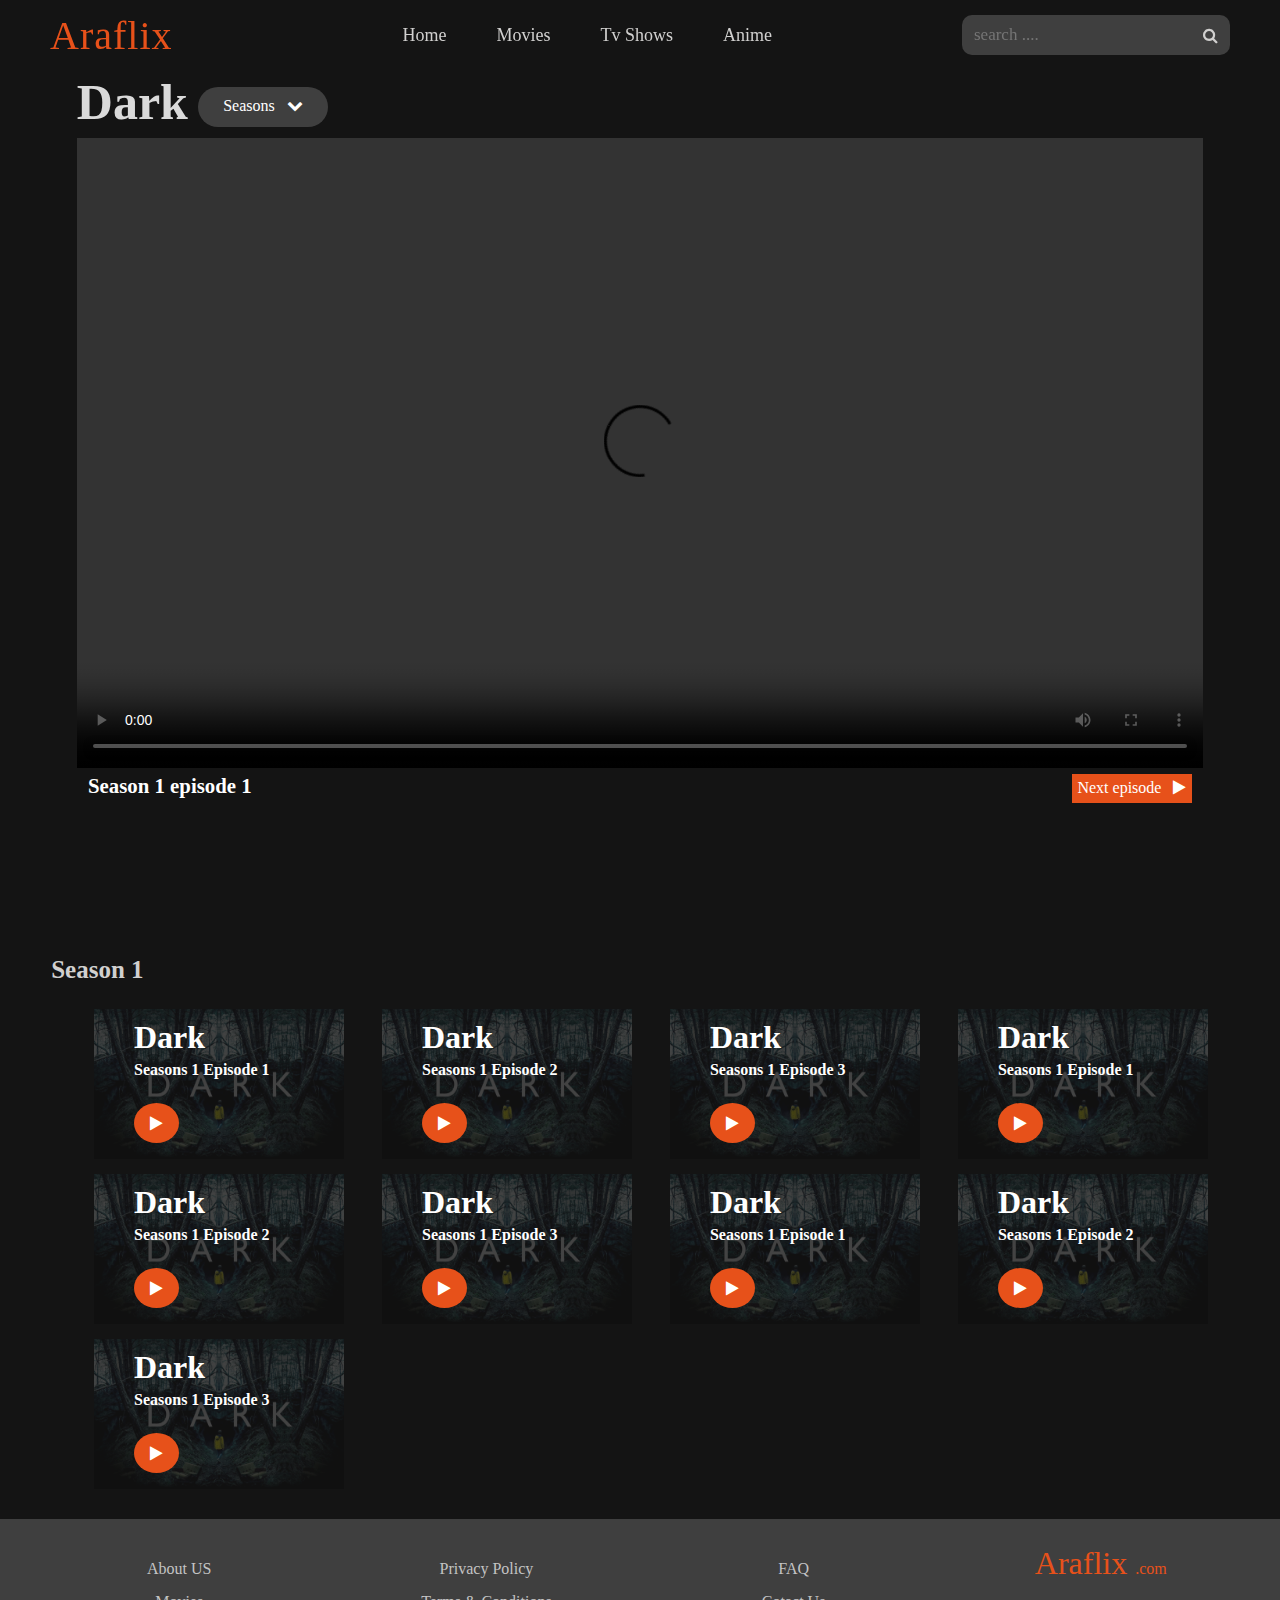
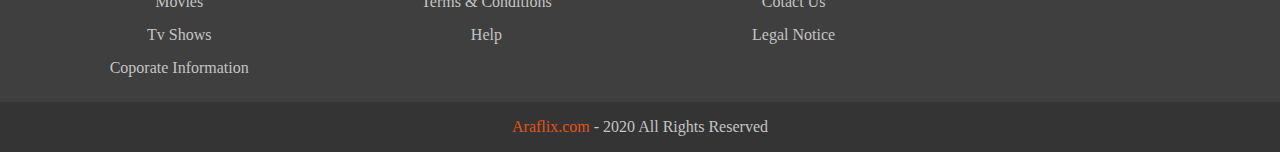
<file: pages/Tv show/watch.html>
<html lang="en">
<head>
    <meta charset="UTF-8">
    <meta name="viewport" content="width=device-width, initial-scale=1.0">
    <meta http-equiv="X-UA-Compatible" content="ie=edge">
    <title>Araflix</title>
    <!-- font style -->
    <link rel="stylesheet" href="https://cdnjs.cloudflare.com/ajax/libs/font-awesome/4.7.0/css/font-awesome.min.css">
    <!-- style -->
   
    
    
    <link rel="stylesheet" href="../../styles/style.css">
    <link rel="stylesheet" href="../../styles/show.css">
    <link rel="stylesheet" href="../../styles/watch.css">
</head>
<body>
    <!-- nav bar -->
    <nav>
        <div class="menu-icon"><span class="fa fa-bars"></span></div>
        <div class="logo">Araflix </div>
        <div class="nav-items">
            <li><a href="../../index.html">Home</a></li>
            <li><a href="/pages/movies/index.html">Movies</a></li>
            <li><a href="#">Tv Shows</a></li>
            <li><a href="#">Anime</a></li>
        </div>
        <div class="search-icon"><span class="fa fa-search"></span></div>
        <div class="cancel-icon"><span class="fa fa-times"></span></div>
        <form action="#" method="">
            <input type="search" class="search-data" required placeholder="search ....">
            <button class="fa fa-search"></button>
        </form>
    </nav>
    <!-- header -->
    <header>
        <!-- <img src="../../1.jpg" alt=""> -->
        <div class="banner">
            <div class="top">
                <h1>Dark</h1>
                <ul>
                    <li class="dropdown-btn" onclick="showlist(this)" >
                        Seasons &nbsp; <i class="fa fa-chevron-down"></i>
                        <ul class="dropdown-box hide">
                            <a href="#A">Season 1</a>
                            <a href="#R">Season 2</a>
                            <a href="#C">Season 3</a>
                            <a href="#">Season 4</a>
                            <a href="#">Season 5</a>                       
                        </ul>
                    </li>  
                </ul>
            </div>
            <!-- https://f3-bab.allviid.com/zagyavismz4ftzu2nqwa4lygmsywsbxlhmpztreuqneionvkqea6jnv557tq/v.mp4 -->
            <div class="vid">
                <video controls  autoplay
                     src="https://s3.cloudcdn.live/to3qvplrijvsy46b3wtwxjfdinatkihkbzwtcc3opkyvo5erjifoncsh3oxa/v.mp4">
                </video>
            </div>
            <div class="title">
                <p> Season 1 episode 1</p>
                <a href="#">Next episode &nbsp; <i class="fa fa-play"></i></a>
            </div>
        </div>
    </header>
    <!-- main content -->
    <main>
        <!-- trending -->
        <div class="box">
            <header>
                <h3>Season 1 </h3>                
            </header>
            <div class="content">
                
                <div>
                    <img src="../../1.jpg" alt="" class="show-cover" >
                    <div class="hide" >
                        <h1>Dark</h1>
                        <strong>Seasons 1 Episode <b>1</b></strong>
                        <br><br><br>
                        <a href="#"><i class="fa fa-play"></i></a>
                    </div>
                </div>
                <div>
                    <img src="../../1.jpg" alt="" class="show-cover" >
                    <div class="hide" >
                        <h1>Dark</h1>
                        <strong>Seasons 1 Episode <b>2</b></strong>
                        <br><br><br>
                        <a href="#"><i class="fa fa-play"></i></a>
                    </div>
                </div>
                <div>
                    <img src="../../1.jpg" alt="" class="show-cover" >
                    <div class="hide" >
                        <h1>Dark</h1>
                        <strong>Seasons 1 Episode <b>3</b></strong>
                        <br><br><br>
                        <a href="#"><i class="fa fa-play"></i></a>
                    </div>
                </div>
                
                <div>
                    <img src="../../1.jpg" alt="" class="show-cover" >
                    <div class="hide" >
                        <h1>Dark</h1>
                        <strong>Seasons 1 Episode <b>1</b></strong>
                        <br><br><br>
                        <a href="#"><i class="fa fa-play"></i></a>
                    </div>
                </div>
                <div>
                    <img src="../../1.jpg" alt="" class="show-cover" >
                    <div class="hide" >
                        <h1>Dark</h1>
                        <strong>Seasons 1 Episode <b>2</b></strong>
                        <br><br><br>
                        <a href="#"><i class="fa fa-play"></i></a>
                    </div>
                </div>
                <div>
                    <img src="../../1.jpg" alt="" class="show-cover" >
                    <div class="hide" >
                        <h1>Dark</h1>
                        <strong>Seasons 1 Episode <b>3</b></strong>
                        <br><br><br>
                        <a href="#"><i class="fa fa-play"></i></a>
                    </div>
                </div>
                <div>
                    <img src="../../1.jpg" alt="" class="show-cover" >
                    <div class="hide" >
                        <h1>Dark</h1>
                        <strong>Seasons 1 Episode <b>1</b></strong>
                        <br><br><br>
                        <a href="#"><i class="fa fa-play"></i></a>
                    </div>
                </div>
                <div>
                    <img src="../../1.jpg" alt="" class="show-cover" >
                    <div class="hide" >
                        <h1>Dark</h1>
                        <strong>Seasons 1 Episode <b>2</b></strong>
                        <br><br><br>
                        <a href="#"><i class="fa fa-play"></i></a>
                    </div>
                </div>
                <div>
                    <img src="../../1.jpg" alt="" class="show-cover" >
                    <div class="hide" >
                        <h1>Dark</h1>
                        <strong>Seasons 1 Episode <b>3</b></strong>
                        <br><br><br>
                        <a href="#"><i class="fa fa-play"></i></a>
                    </div>
                </div>
                
                
               
               
                
                
            </div>

            <ul class="pagination">
                 <footer>
        <div class="links">
            <ul>
                <li><a href="#">About US</a></li>
                <li><a href="#">Movies</a></li>
                <li><a href="#">Tv Shows</a></li>
                <li><a href="#">Coporate Information</a></li>
            </ul>
            <ul>
                <li><a href="#">Privacy Policy</a></li>
                <li><a href="#">Terms & Conditions</a></li>
                <li><a href="#">Help</a></li>
            </ul>
            <ul>
                <li><a href="#">FAQ</a></li>
                <li><a href="#">Cotact Us</a></li>
                <li><a href="#">Legal Notice</a></li>
            </ul>
            <div>
                <p>
                    Araflix <span>.com</span>
                </p>
            </div>
        </div>
        <div class="Rights">
            <p><a href="#">Araflix.com </a>- 2020 All Rights Reserved</p>
        </div>

    </footer>
            </ul>
        </div>
        
        
    </main>
    
    
    <script src="../../scripts/navbar.js"></script>
    <script src="../../scripts/boxhover.js"></script>
</body>
</html>
</file>
<file: styles/style.css>
*{
    margin: 0;
    padding: 0;
    outline: none;
    box-sizing: border-box;
    font-family: Roboto;
   
}
body{
    background-color: #141414;
}
/* scroll bar */
/* width */
::-webkit-scrollbar {
    width: 3px;
  }
  
  /* Track */
  ::-webkit-scrollbar-track {
    box-shadow: inset 0 0 5px grey; 
    border-radius: 20px;
  }
   
  /* Handle */
  ::-webkit-scrollbar-thumb {
    background: #E7511A; 
    border-radius: 10px;
  }
  
  /* Handle on hover */
  ::-webkit-scrollbar-thumb:hover {
    background: #b30000; 
  }

/* nav bar section */
nav{
    position: fixed;
    background-color: #1414148a;
    display: flex;
    flex-wrap: wrap;
    align-items: center;
    justify-content: space-between;
    width: 100%;
    height: 70px;
    padding: 0 50px;
    z-index: 99;
    
}
nav .logo{
    font-size: 40px;
    line-height: 47px;
    color: #E7511A;
    font-weight: 400;
    letter-spacing: 1;


}
nav .nav-items{
    display: flex;
    flex: 1;
    list-style: none;
    padding: 0 0 0 40px;
    justify-content: center;
}
nav .nav-items li{
    padding: 0 15px;
}
nav .nav-items li a {
    color: #D1D0CF;
    font-size: 18px;
    text-decoration: none;
    padding: 10px;
}
nav .nav-items li a:hover{
    background: linear-gradient(181.54deg, rgba(231, 81, 26, 0.7) 1.31%, rgba(32, 26, 24, 0) 68.09%);
    border-radius: 5px;
}
nav form{
    display: flex;
    height: 40px;
    background: #3F3F3F;
    border-radius: 10px;
    padding: 2px;
    min-width: 18%!important;
    
}
nav form .search-data{
    height: 100%;
    widows: 100%;
    padding: 0 10px;
    color: #fff;
    font-weight: 500;
    background: none;
    border: none;
    font-size: 17px;
}
nav form button{
    padding: 0 10px;
    background: none;
    border: none;
    cursor: pointer;
    font-size: 17px;
    color: #D1D0CF;
    border-radius: 20px;
}
nav .menu-icon,
nav .search-icon,
nav .cancel-icon{
    width: 40px;
    color: #D1D0CF;
    text-align: center;
    margin: 0 50px;
    font-size: 18px;
    cursor: pointer;
    display: none;
}
nav .menu-icon span,
nav .search-icon,
nav .cancel-icon{
    display: none;
}

@media(max-width:1245px){
    nav{
        padding: 0 50px;
    }
}
@media(max-width:1040px){
    nav{
        padding: 0;
    }
    nav .logo{
        flex:2;
        text-align: center;
    }
    nav .nav-items{
        background-color: #141414;
        position: fixed;
        z-index: 99;
        top: 70px;
        width: 100%;
        left: -100%;
        height: auto;
        display: inline-block;
        padding: 10px 50px 0 50px;
        text-align: left;
        transition: top 1s ease;
    }
    nav .nav-items.active{
        left: 0%; 
    }
    nav .nav-items li{
        line-height: 40px;
        margin: 30px 0;
    }
    nav .nav-items li a{
        font-size: 20px;
    }
    nav .menu-icon{
        display: block;
    }
    nav .search-icon,
    nav .menu-icon span { 
        display: block;
    }
    nav .search-icon.hide,
    nav .menu-icon span.hide { 
        display: none;
    }
    nav .cancel-icon.show{
        display: block;
    }
    nav form{
        position: absolute;
        top: 95px;
        right: 50px;
        opacity: 0;
        pointer-events: none;
        transition: top 0.3s ease ,opacity 0.1s ease;
    }
    nav form.active{
        z-index: 99;
        opacity: 1;
        pointer-events: auto;
    }
    nav form:before{
        position: absolute;
        content: ""; 
        top: -13;
        right: 0;
        width: 0;
        height: 0;
        z-index: -1;
        margin: -20PX 0 0 ;
        border: 10px solid transparent;
        border-bottom-color: #3F3F3F;
    }
    nav form:after{
        position: absolute;
        content:"";
        height: 60px;
        width: calc(100% + 20px);
        padding: 2px;
        background: #3F3F3F;
         border-radius: 2px;
        z-index: -2;
        left: 50%;
        top: 50%;
        transform: translate(-50%,-50%); 

    }
    
}
@media(max-width:450px){
    nav .menu-icon ,
    nav .search-icon,
    nav .cancel-icon
    {
        margin: 0 10px;
        font-size: 10px;
    }
}

/* header section */

header{
    width: 100%;
    height: 100%; 
    position: relative; 
       
}
header img{
    position: absolute;
    top: 0;
    left: 0;
    width: 100%;
    height: 100%;
    opacity: 0.15;
    z-index: -2;
}
header .banner{
    position: absolute;
    width: 50%;
    height: 80%;
    margin-top:7%;
    margin-left: 3%;
    padding: 1%;
    
    
}
header .banner h1{
    font-size: 50px;
    line-height: 117px;
    color: #DADADA;
}
header .banner .rated{
  
    display: flex;
    align-items: center;
}
header .banner .rated p{
    background: #C4C4C4;
    border-radius: 1px;
    width: min-content;
    color: #fff;
    font-weight: bold;
    text-align: center;
    padding: 1.5%;
}
header .banner .rated span{
    width: 100px;
    margin-left: 1%;
      
    text-align: center;
    line-height: 29px;
    color: #D1D0CF;        
}
header .banner .story p{
    color: #D1D0CF;
    line-height: 1.5em;  
}
header .banner .buttons button{
    background-color: #E7511A;
    color: #fff;
    border: none;
    padding: 2% 4%;
    font-size: 1em;
    margin-right: 10px;
    font-weight: 500;
    border-radius: 1px;
}
header .banner .buttons button:hover{
    background-color: #e7511abd;
}
header .banner .buttons a{
    color: #D1D0CF;   
    text-decoration: none;
}
header .banner .buttons a:hover{
    color: #efefef;   
}
@media(max-width:1040px){
    header .banner{
        
        width: 80%;
        margin-top: 20%;
    }
}
/* main section */

main .box{
    margin-top: 30px;
    height: auto;
    
}
main .box header{
    display: flex;
    height: auto;
    justify-content: space-between;
    padding: 2% 4%;
}
main .box header h3{
    color: #D1D0CF;
    font-size: 25px;
}
main .box header a{
    color: #E7511A;   
    text-decoration: none;
    
}
main .box .content{
    height: 200px;
    padding: 0% 5%;
    display: grid;
    align-items: center;
    grid-template-columns: 20% 20% 20% 20% ;
    grid-gap: 1px 5%;
    
}
main .box .content div{
    width: 250px;
    height: 150px;
    margin: 0 20px 0 30px;
    position: relative;
    
}
main .box .content div .show-cover{
    position: absolute;
    top: 0;
    left: 0;
    width: 100%;
    height: 100%;
    z-index: -1;
    transition: 1000ms;
    opacity: 1;
}
main .box .content div .hide{
    
    
    color: #fff;
    padding: 10px;
    transition: 1000ms;
    opacity: 0;
}
main .box .content div .hide h1{
    height: 32%;
    width: 90%;
    overflow: hidden;
}
main .box .content div .hide a{
    text-decoration: none;
    background-color: #E7511A;
    color: #fff;
    border: none;
    padding: 2% 4%;
    font-size: 1em;
    margin-right: 10px;
    font-weight: 500;
    border-radius: 1px;
}
main .box .content div .hide p {
    margin-top: 5px;
   
}
main .box .content div .hide p span{
    background: #C4C4C4;
    border-radius: 1px;
    width: min-content;
    color: #fff;
    font-weight: bold;
    text-align: center;
    padding: 1.5%;
    margin-right: 10px;
}
@media(max-width:1245px){
    main .box .content{
        grid-template-columns: 20% 20% 20% 20% ;
        grid-gap: 1px 6%;
        
    }
    main .box .content div{
        width: 250px;
        height: 150px;
        margin: 0 20px;
    }
}
@media(max-width:1080px){
    main .box{
        height: 400px;
    }
    main .box .content{
        grid-template-columns: 20% 20% 20% ;
        grid-gap: 4% 12%;
        
    }
    main .box .content div{
        width: 250px;
        height: 150px;
        margin: 0 30px;
    }
}
@media(max-width:886px){
    main .box .content{
        grid-template-columns: 20% 20% ;
        grid-gap: 4% 32%;
        
    }
    main .box .content div{
        width: 250px;
        height: 150px;
        margin: 0 30px;
    }
}
@media(max-width:570px){
    main .box{
        height: 900px;
    }
    main .box .content{
        grid-template-columns: 20%;
        grid-gap: 5% 30%;
        
    }
    main .box .content div{
        width: 350px;
        height: 200px;
        margin: 0 40px;
    }
}

/* footer section */
footer{
    margin-top: 20px;
    width: 100%;
}
footer .links{
    background-color: #3F3F3F;
    padding: 2% 5%;
    display: grid;
    grid-template-columns: 20% 20% 20% 20%;
    grid-row-gap: 1px;
    grid-column-gap: 5%;
    justify-content: space-between;
    align-content: center;
}
footer .links ul li {
    list-style-type: none;
    margin-top: 15px;
}
footer .links ul li a{
    color: #C4C4C4;
    text-decoration: none;
}
footer .links div p{
    color: #E7511A;
    font-size: 2em;
}
footer .links div p span{
    font-size: .5em;
}
footer .Rights{
    background: rgba(109, 109, 109, 0.363);
    height: 50px;
    text-align: center;
    display: flex;
    flex-direction: column;
    justify-content: center;
    color: #C4C4C4;
}
footer .Rights p a{
    color: #E7511A;
    text-decoration: none;
}
</file>
<file: styles/movies.css>
header{
    height: 20%; 
    position: relative; 
    
       
}
header .banner{
    position: absolute;
    display: flex;
    flex-direction: row;
    justify-content: start;
    width: auto;
    max-width: 1000px;
    height: 80%;
    margin-top:3%;
    padding: 1%;
}
header .banner ul{
    list-style-type: none;  
}
header .banner ul li.dropdown-btn{
    margin-top: 50px;
    height: 30px;
    text-align: center;
    float: left;
    position: relative;
    margin-left: 10px;
    background: #3F3F3F;
    border-radius: 10px;
    color: #fff;
    padding: 2%;
    width: 120px;
    cursor: pointer;
}
header .banner ul ul li{
    margin-top: 10px;
    padding: 10px  ;
}
header .banner ul .dropdown-box{
    margin-top: 13px;
    width: 150px;
    text-align: start;
    background: #252525;
    z-index: 9999;
    padding: 10px;
    display: grid;
    height: 300px;
    overflow: scroll;
    transition: 2000ms;
    
}
header .banner ul .hide{
    display: none;
}

header .banner ul .dropdown-box  a{
    text-decoration: none;
    z-index: 9999;
    cursor: pointer;
    font-size: 20px;
    color: white;  
    margin-left: 1px;
    margin-top: 3px;
    padding: 2px;
}
header .banner ul .dropdown-box  a:hover{
    
    font-size: 25px;
    color: white;  
    margin-left: 5px;
     background-color: #E7511A;
     border-radius: 5px;
     padding: 2%;
    
}

@media(max-width:1245px){
    main .box .content{
        grid-template-columns: 20% 20% 20% 20% ;
        grid-gap: 1px 6%;
        
    }
    main .box .content div{
        width: 250px;
        height: 150px;
        margin: 0 20px;
    }
}
@media(max-width:1080px){
    main .box{
        height: 400px;
    }
    main .box .content{
        grid-template-columns: 20% 20% 20% ;
        grid-gap: 4% 12%;
        
    }
    main .box .content div{
        width: 250px;
        height: 150px;
        margin: 0 30px;
    }
}
@media(max-width:886px){
    header .banner{
        margin-top:7%;
    }
    header .banner h1{
        font-size: 40px;
        line-height: 117px;
        
        color: #DADADA;
    }
    main .box .content{
        grid-template-columns: 20% 20% ;
        grid-gap: 4% 32%;
        
    }
    main .box .content div{
        width: 250px;
        height: 150px;
        margin: 0 30px;
    }
}
@media(max-width:570px){
    main .box{
        height: 900px;
    }
    main .box .content{
        grid-template-columns: 20%;
        grid-gap: 5% 30%;
        
    }
    main .box .content div{
        width: 350px;
        height: 200px;
        margin: 0 40px;
    }
}
</file>
<file: styles/show.css>
main .box div.content{
   
    height: max-content;
     
     grid-row-gap: 15px;
    
     
 }
 main .box ul.pagination{
    text-align: center;
    display: flex;
    justify-content: center;
    list-style-type: none;
    margin-top:10px ;
 }

 header .banner ul{
    list-style-type: none;  
}
header .banner ul li.dropdown-btn{
    margin-top: 10px;
    height: 40px;
    text-align: center;
    float: left;
    position: relative;
    background: #3F3F3F;
    border-radius: 20px;
    color: #fff;
    padding: 2%;
    width: 130px;
    cursor: pointer;
}
header .banner ul ul li{
    margin-top: 10px;
    padding: 10px  ;
}
header .banner ul .dropdown-box{
    position: relative;
    margin-top: 10px;
    width: 150px;
    text-align: start;
    background: #252525;
    z-index: 9999;
    
    display: grid;
    padding: 15px;
    border-radius: 20px;
    height: max-content;
    
    
}
header .banner ul .hide{
    display: none;
}

header .banner ul .dropdown-box  a{
    text-decoration: none;
    z-index: 9999;
    cursor: pointer;
    font-size: 20px;
    color: white;  
    margin-left: 1px;
    margin-top: 3px;
    padding: 2px;
}
header .banner ul .dropdown-box  a:hover{
    
    font-size: 25px;
    color: white;  
    margin-left: 5px;
     background-color: #E7511A;
     border-radius: 5px;
     padding: 2%;
    
}
 
main .box .content div .hide{
    opacity: 1;
}
main .box .content div .hide a{
    text-decoration: none;
    background-color: #E7511A;
    color: #fff;
    border: none;
    padding: 5% 7%;
    position: relative;
    margin-right: 0%;
    font-size: 1em;
    font-weight: 500;
    border-radius: 50%;
}
main .box .content div .show-cover{
    opacity: .2;
}
 
 
 

 @media(max-width:1245px){
     main .box .content{
         grid-template-columns: 20% 20% 20% 20% ;
         grid-gap: 1px 6%;
         
     }
     main .box .content div{
         width: 250px;
         height: 150px;
         margin: 0 20px;
     }
 }
 @media(max-width:1080px){
     main .box{
         height: 400px;
     }
     main .box .content{
         grid-template-columns: 20% 20% 20% ;
         grid-gap: 4% 12%;
         
     }
     main .box .content div{
         width: 250px;
         height: 150px;
         margin: 0 30px;
     }
 }
 @media(max-width:886px){
     header .banner{
         margin-top:7%;
     }
     header .banner h1{
         font-size: 40px;
         line-height: 117px;
         
         color: #DADADA;
     }
     main .box .content{
         grid-template-columns: 20% 20% ;
         grid-gap: 4% 32%;
         
     }
     main .box .content div{
         width: 250px;
         height: 150px;
         margin: 0 30px;
     }
 }
 @media(max-width:570px){
     main .box{
         height: 900px;
     }
     main .box .content{
         grid-template-columns: 20%;
         grid-gap: 5% 30%;
         
     }
     main .box .content div{
         width: 350px;
         height: 200px;
         margin: 0 40px;
     }
 }
</file>
<file: styles/search.css>
header .banner{
    width: 90%;
    
}
header .banner .rated strong{
    width: 20%;
    color: white;
    padding-left: 2%;
    font-size: 1.5em;
    
}
header .banner a{
    text-decoration: none;
    color: #E7511A;
    font-size: 1.3em;
}
header form{
    display: flex;
    height: 40px;
    background: #3F3F3F;
    border-radius: 10px;
    padding: 2px;
    min-width: 18%!important;
    
}
header form .search-data{
    height: 100%;
    widows: 100%;
    padding: 0 10px;
    color: #fff;
    font-weight: 500;
    background: none;
    border: none;
    font-size: 17px;
}
header form button{
    padding: 0 10px;
    background: none;
    border: none;
    cursor: pointer;
    font-size: 17px;
    color: #D1D0CF;
    border-radius: 20px;
}
</file>
<file: styles/category.css>
main .box div.content{
   
   height: max-content;
    
    grid-row-gap: 15px;
   
    
}
main .box ul.pagination{
   
   text-align: center;
   display: flex;
   justify-content: center;
   list-style-type: none;
   margin:10px ;
}
main .box ul.pagination li , main .box ul.pagination li a{
    margin: 20px 10px;
    font-size: 15px;
    text-decoration: none;
    color: white;
   
}
main .box ul.pagination li a:hover{
    color: #E7511A;
}




header{
    height: 20%; 
    position: relative; 
    
       
}
header .banner{
    position: absolute;
    display: flex;
    flex-direction: row;
    justify-content: start;
    width: auto;
    max-width: 1000px;
    height: 80%;
    margin-top:3%;
    padding: 1%;
}
header .banner ul{
    list-style-type: none;  
}
header .banner ul li.dropdown-btn{
    margin-top: 50px;
    height: 30px;
    text-align: center;
    float: left;
    position: relative;
    margin-left: 10px;
    background: #3F3F3F;
    border-radius: 10px;
    color: #fff;
    padding: 2%;
    width: 120px;
    cursor: pointer;
}
header .banner ul ul li{
    margin-top: 10px;
    padding: 10px  ;
}
header .banner ul .dropdown-box{
    margin-top: 13px;
    width: 150px;
    text-align: start;
    background: #252525;
    z-index: 9999;
    padding: 10px;
    display: grid;
    height: 300px;
    overflow: scroll;
    transition: 2000ms;
    
}
header .banner ul .hide{
    display: none;
}

header .banner ul .dropdown-box  a{
    text-decoration: none;
    z-index: 9999;
    cursor: pointer;
    font-size: 20px;
    color: white;  
    margin-left: 1px;
    margin-top: 3px;
    padding: 2px;
}
header .banner ul .dropdown-box  a:hover{
    
    font-size: 25px;
    color: white;  
    margin-left: 5px;
     background-color: #E7511A;
     border-radius: 5px;
     padding: 2%;
    
}

@media(max-width:1245px){
    main .box .content{
        grid-template-columns: 20% 20% 20% 20% ;
        grid-gap: 1px 6%;
        
    }
    main .box .content div{
        width: 250px;
        height: 150px;
        margin: 0 20px;
    }
}
@media(max-width:1080px){
    main .box{
        height: 400px;
    }
    main .box .content{
        grid-template-columns: 20% 20% 20% ;
        grid-gap: 4% 12%;
        
    }
    main .box .content div{
        width: 250px;
        height: 150px;
        margin: 0 30px;
    }
}
@media(max-width:886px){
    header .banner{
        margin-top:7%;
    }
    header .banner h1{
        font-size: 40px;
        line-height: 117px;
        
        color: #DADADA;
    }
    main .box .content{
        grid-template-columns: 20% 20% ;
        grid-gap: 4% 32%;
        
    }
    main .box .content div{
        width: 250px;
        height: 150px;
        margin: 0 30px;
    }
}
@media(max-width:570px){
    main .box{
        height: 900px;
    }
    main .box .content{
        grid-template-columns: 20%;
        grid-gap: 5% 30%;
        
    }
    main .box .content div{
        width: 350px;
        height: 200px;
        margin: 0 40px;
    }
}
</file>
<file: styles/watch.css>
header .banner{
    margin: 5%;
    width: 90%;
}

header .banner .top{
    
    display: flex;
    justify-content: space-between;
}
header .banner .top h1{
    line-height: 50px;
}
header .banner .top ul{
    margin-left: 10px;
    flex: 1;    
}
header .banner ul li.dropdown-btn{
    padding: 1% 2%;
    width: 130px;
}
header .banner .vid{
    margin-top: 1%;
    width: 100%;
    height: 70vh;
    text-align: center;
    justify-content: center;
    background-color: rgba(39, 33, 56, 0.089);
    
    
}
header .banner .vid video{
    width: 100%;
    height: 100%;
}
header .banner .title{ 
    margin-top: .5%;
    display: flex;
    justify-content: space-between;
    padding: 0% 1% ;
   
}
header .banner .title p{
    color: white;
    font-size: 1.3em;
    font-weight: bold;
}
header .banner .title a{
    text-decoration: none;
    background-color: #E7511A;
    color: #fff;
    border: none;
    padding: .5%;
    font-size: 1em;
    font-weight: 500;
    border-radius: 0px;
}
main .info{
    
    color: #fff;
    line-height: 50px;
    padding: 1% 7%;
}
main .info a{
    color: #E7511A;
    text-decoration: none;
}
</file>
